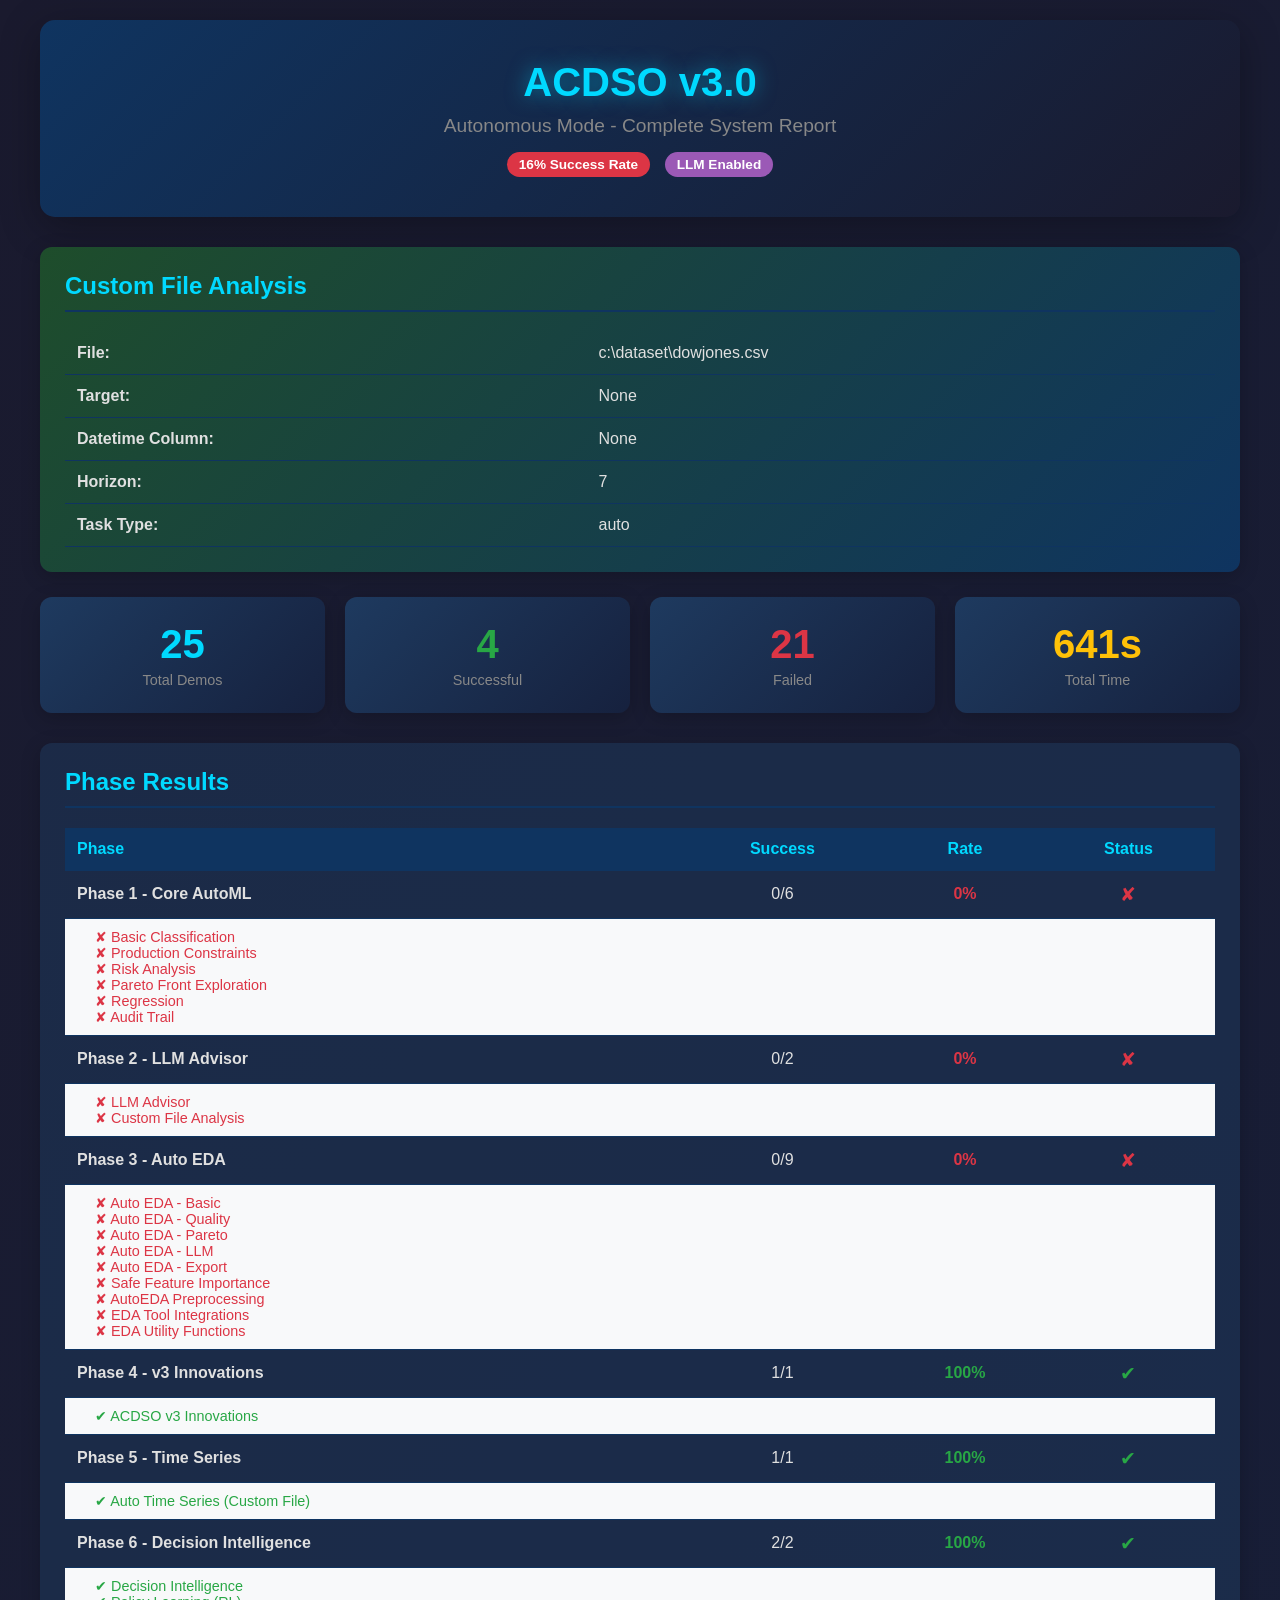
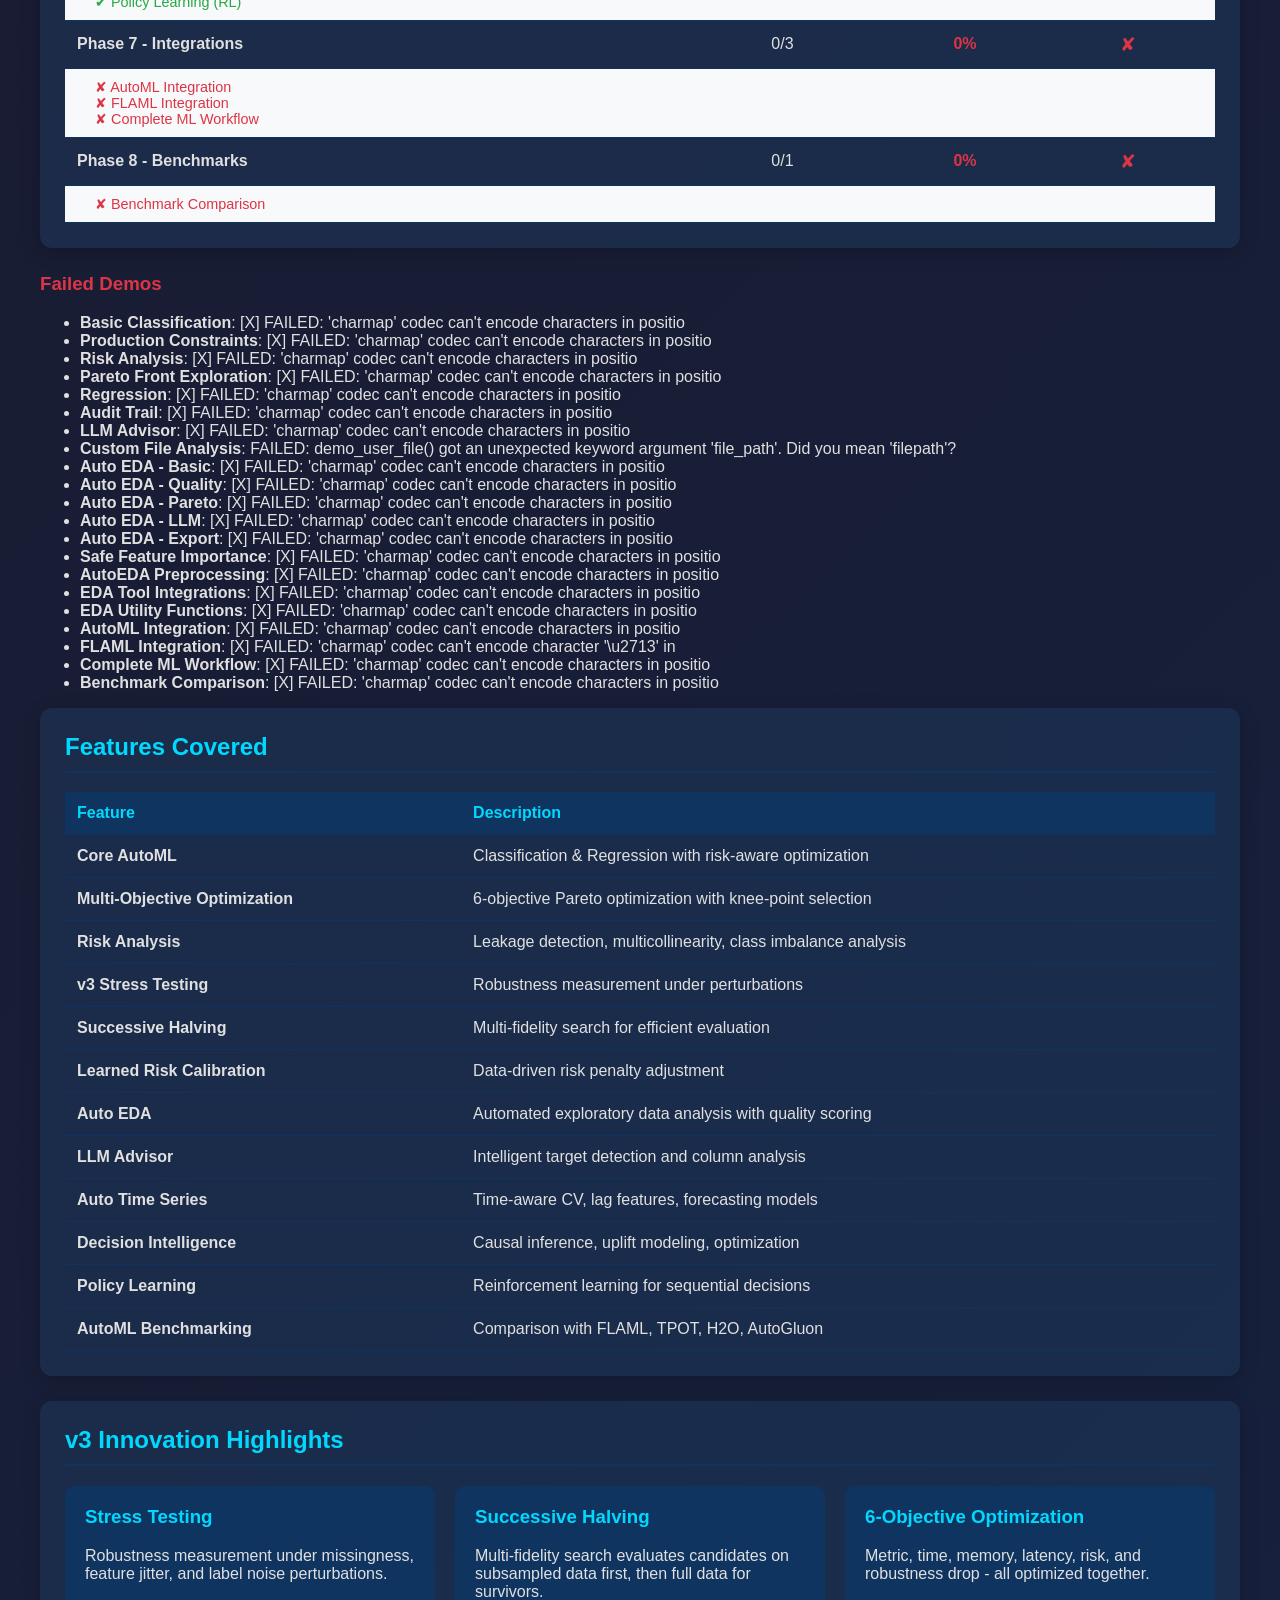
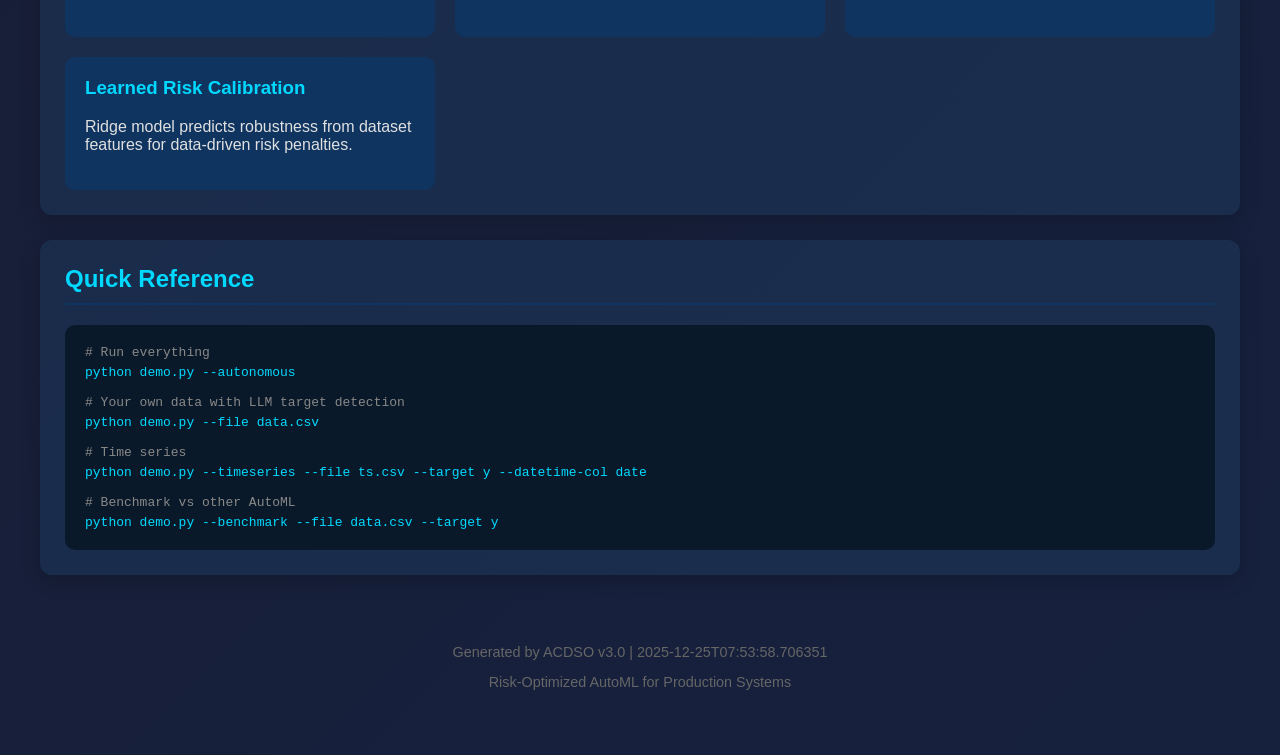
<file: reports/acdso_autonomous_report_2025-12-25_07-53-58.html>
<!doctype html>
<html lang="en">
  <head>
    <style>
      html {
        display: none;
      }
    </style>
    <script>
      if (self === top) {
        document.documentElement.style.display = "block";
      } else {
        top.location = self.location;
      }
    </script>
    <meta charset="UTF-8" />
    <meta name="viewport" content="width=device-width, initial-scale=1.0" />
    <title>ACDSO v3.0 Autonomous Report</title>
    <style>
      * {
        box-sizing: border-box;
      }
      body {
        font-family: "Segoe UI", Tahoma, Geneva, Verdana, sans-serif;
        background: linear-gradient(135deg, #1a1a2e 0%, #16213e 100%);
        color: #e0e0e0;
        margin: 0;
        padding: 20px;
        min-height: 100vh;
      }
      .container {
        max-width: 1200px;
        margin: 0 auto;
      }
      .header {
        text-align: center;
        padding: 40px 20px;
        background: linear-gradient(135deg, #0f3460 0%, #1a1a2e 100%);
        border-radius: 15px;
        margin-bottom: 30px;
        box-shadow: 0 10px 40px rgba(0, 0, 0, 0.3);
      }
      .header h1 {
        font-size: 2.5em;
        margin: 0;
        color: #00d9ff;
        text-shadow: 0 0 20px rgba(0, 217, 255, 0.5);
      }
      .header .subtitle {
        font-size: 1.2em;
        color: #888;
        margin-top: 10px;
      }
      .summary-cards {
        display: grid;
        grid-template-columns: repeat(auto-fit, minmax(200px, 1fr));
        gap: 20px;
        margin-bottom: 30px;
      }
      .card {
        background: linear-gradient(135deg, #1e3a5f 0%, #16213e 100%);
        border-radius: 12px;
        padding: 25px;
        text-align: center;
        box-shadow: 0 5px 20px rgba(0, 0, 0, 0.2);
      }
      .card .value {
        font-size: 2.5em;
        font-weight: bold;
        color: #00d9ff;
      }
      .card .label {
        font-size: 0.9em;
        color: #888;
        margin-top: 5px;
      }
      .card.success .value {
        color: #28a745;
      }
      .card.failed .value {
        color: #dc3545;
      }
      .card.rate .value {
        color: #ffc107;
      }
      .section {
        background: rgba(30, 58, 95, 0.5);
        border-radius: 12px;
        padding: 25px;
        margin-bottom: 25px;
        box-shadow: 0 5px 20px rgba(0, 0, 0, 0.2);
      }
      .section h2 {
        color: #00d9ff;
        border-bottom: 2px solid #0f3460;
        padding-bottom: 10px;
        margin-top: 0;
      }
      table {
        width: 100%;
        border-collapse: collapse;
        margin-top: 15px;
      }
      th,
      td {
        padding: 12px;
        text-align: left;
        border-bottom: 1px solid #0f3460;
      }
      th {
        background: #0f3460;
        color: #00d9ff;
      }
      tr:hover {
        background: rgba(0, 217, 255, 0.05);
      }
      .footer {
        text-align: center;
        padding: 30px;
        color: #666;
        font-size: 0.9em;
      }
      .badge {
        display: inline-block;
        padding: 5px 12px;
        border-radius: 20px;
        font-size: 0.85em;
        font-weight: bold;
      }
      .badge-success {
        background: #28a745;
        color: white;
      }
      .badge-failed {
        background: #dc3545;
        color: white;
      }
      .badge-llm {
        background: #9b59b6;
        color: white;
      }
    </style>
  </head>
  <body>
    <div class="container">
      <div class="header">
        <h1>ACDSO v3.0</h1>
        <div class="subtitle">Autonomous Mode - Complete System Report</div>
        <div style="margin-top: 15px">
          <span class="badge badge-failed"> 16% Success Rate </span>
          <span class="badge badge-llm" style="margin-left: 10px"
            >LLM Enabled</span
          >
        </div>
      </div>

      <div
        class="section"
        style="background: linear-gradient(135deg, #1e4d2b 0%, #0f3460 100%)"
      >
        <h2>Custom File Analysis</h2>
        <table>
          <tr>
            <td><strong>File:</strong></td>
            <td>c:\dataset\dowjones.csv</td>
          </tr>
          <tr>
            <td><strong>Target:</strong></td>
            <td>None</td>
          </tr>
          <tr>
            <td><strong>Datetime Column:</strong></td>
            <td>None</td>
          </tr>
          <tr>
            <td><strong>Horizon:</strong></td>
            <td>7</td>
          </tr>
          <tr>
            <td><strong>Task Type:</strong></td>
            <td>auto</td>
          </tr>
        </table>
      </div>

      <div class="summary-cards">
        <div class="card">
          <div class="value">25</div>
          <div class="label">Total Demos</div>
        </div>
        <div class="card success">
          <div class="value">4</div>
          <div class="label">Successful</div>
        </div>
        <div class="card failed">
          <div class="value">21</div>
          <div class="label">Failed</div>
        </div>
        <div class="card rate">
          <div class="value">641s</div>
          <div class="label">Total Time</div>
        </div>
      </div>

      <div class="section">
        <h2>Phase Results</h2>
        <table>
          <thead>
            <tr>
              <th>Phase</th>
              <th style="text-align: center">Success</th>
              <th style="text-align: center">Rate</th>
              <th style="text-align: center">Status</th>
            </tr>
          </thead>
          <tbody>
            <tr>
              <td style="font-weight: bold">Phase 1 - Core AutoML</td>
              <td style="text-align: center">0/6</td>
              <td style="text-align: center; color: #dc3545; font-weight: bold">
                0%
              </td>
              <td style="text-align: center; color: #dc3545; font-size: 1.2em">
                &#10008;
              </td>
            </tr>
            <tr>
              <td
                colspan="4"
                style="padding: 10px; background: #f8f9fa; font-size: 0.9em"
              >
                <div style="margin-left: 20px; color: #dc3545">
                  &#10008; Basic Classification
                </div>
                <div style="margin-left: 20px; color: #dc3545">
                  &#10008; Production Constraints
                </div>
                <div style="margin-left: 20px; color: #dc3545">
                  &#10008; Risk Analysis
                </div>
                <div style="margin-left: 20px; color: #dc3545">
                  &#10008; Pareto Front Exploration
                </div>
                <div style="margin-left: 20px; color: #dc3545">
                  &#10008; Regression
                </div>
                <div style="margin-left: 20px; color: #dc3545">
                  &#10008; Audit Trail
                </div>
              </td>
            </tr>

            <tr>
              <td style="font-weight: bold">Phase 2 - LLM Advisor</td>
              <td style="text-align: center">0/2</td>
              <td style="text-align: center; color: #dc3545; font-weight: bold">
                0%
              </td>
              <td style="text-align: center; color: #dc3545; font-size: 1.2em">
                &#10008;
              </td>
            </tr>
            <tr>
              <td
                colspan="4"
                style="padding: 10px; background: #f8f9fa; font-size: 0.9em"
              >
                <div style="margin-left: 20px; color: #dc3545">
                  &#10008; LLM Advisor
                </div>
                <div style="margin-left: 20px; color: #dc3545">
                  &#10008; Custom File Analysis
                </div>
              </td>
            </tr>

            <tr>
              <td style="font-weight: bold">Phase 3 - Auto EDA</td>
              <td style="text-align: center">0/9</td>
              <td style="text-align: center; color: #dc3545; font-weight: bold">
                0%
              </td>
              <td style="text-align: center; color: #dc3545; font-size: 1.2em">
                &#10008;
              </td>
            </tr>
            <tr>
              <td
                colspan="4"
                style="padding: 10px; background: #f8f9fa; font-size: 0.9em"
              >
                <div style="margin-left: 20px; color: #dc3545">
                  &#10008; Auto EDA - Basic
                </div>
                <div style="margin-left: 20px; color: #dc3545">
                  &#10008; Auto EDA - Quality
                </div>
                <div style="margin-left: 20px; color: #dc3545">
                  &#10008; Auto EDA - Pareto
                </div>
                <div style="margin-left: 20px; color: #dc3545">
                  &#10008; Auto EDA - LLM
                </div>
                <div style="margin-left: 20px; color: #dc3545">
                  &#10008; Auto EDA - Export
                </div>
                <div style="margin-left: 20px; color: #dc3545">
                  &#10008; Safe Feature Importance
                </div>
                <div style="margin-left: 20px; color: #dc3545">
                  &#10008; AutoEDA Preprocessing
                </div>
                <div style="margin-left: 20px; color: #dc3545">
                  &#10008; EDA Tool Integrations
                </div>
                <div style="margin-left: 20px; color: #dc3545">
                  &#10008; EDA Utility Functions
                </div>
              </td>
            </tr>

            <tr>
              <td style="font-weight: bold">Phase 4 - v3 Innovations</td>
              <td style="text-align: center">1/1</td>
              <td style="text-align: center; color: #28a745; font-weight: bold">
                100%
              </td>
              <td style="text-align: center; color: #28a745; font-size: 1.2em">
                &#10004;
              </td>
            </tr>
            <tr>
              <td
                colspan="4"
                style="padding: 10px; background: #f8f9fa; font-size: 0.9em"
              >
                <div style="margin-left: 20px; color: #28a745">
                  &#10004; ACDSO v3 Innovations
                </div>
              </td>
            </tr>

            <tr>
              <td style="font-weight: bold">Phase 5 - Time Series</td>
              <td style="text-align: center">1/1</td>
              <td style="text-align: center; color: #28a745; font-weight: bold">
                100%
              </td>
              <td style="text-align: center; color: #28a745; font-size: 1.2em">
                &#10004;
              </td>
            </tr>
            <tr>
              <td
                colspan="4"
                style="padding: 10px; background: #f8f9fa; font-size: 0.9em"
              >
                <div style="margin-left: 20px; color: #28a745">
                  &#10004; Auto Time Series (Custom File)
                </div>
              </td>
            </tr>

            <tr>
              <td style="font-weight: bold">Phase 6 - Decision Intelligence</td>
              <td style="text-align: center">2/2</td>
              <td style="text-align: center; color: #28a745; font-weight: bold">
                100%
              </td>
              <td style="text-align: center; color: #28a745; font-size: 1.2em">
                &#10004;
              </td>
            </tr>
            <tr>
              <td
                colspan="4"
                style="padding: 10px; background: #f8f9fa; font-size: 0.9em"
              >
                <div style="margin-left: 20px; color: #28a745">
                  &#10004; Decision Intelligence
                </div>
                <div style="margin-left: 20px; color: #28a745">
                  &#10004; Policy Learning (RL)
                </div>
              </td>
            </tr>

            <tr>
              <td style="font-weight: bold">Phase 7 - Integrations</td>
              <td style="text-align: center">0/3</td>
              <td style="text-align: center; color: #dc3545; font-weight: bold">
                0%
              </td>
              <td style="text-align: center; color: #dc3545; font-size: 1.2em">
                &#10008;
              </td>
            </tr>
            <tr>
              <td
                colspan="4"
                style="padding: 10px; background: #f8f9fa; font-size: 0.9em"
              >
                <div style="margin-left: 20px; color: #dc3545">
                  &#10008; AutoML Integration
                </div>
                <div style="margin-left: 20px; color: #dc3545">
                  &#10008; FLAML Integration
                </div>
                <div style="margin-left: 20px; color: #dc3545">
                  &#10008; Complete ML Workflow
                </div>
              </td>
            </tr>

            <tr>
              <td style="font-weight: bold">Phase 8 - Benchmarks</td>
              <td style="text-align: center">0/1</td>
              <td style="text-align: center; color: #dc3545; font-weight: bold">
                0%
              </td>
              <td style="text-align: center; color: #dc3545; font-size: 1.2em">
                &#10008;
              </td>
            </tr>
            <tr>
              <td
                colspan="4"
                style="padding: 10px; background: #f8f9fa; font-size: 0.9em"
              >
                <div style="margin-left: 20px; color: #dc3545">
                  &#10008; Benchmark Comparison
                </div>
              </td>
            </tr>
          </tbody>
        </table>
      </div>

      <h3 style="color: #dc3545">Failed Demos</h3>
      <ul>
        <li>
          <strong>Basic Classification</strong>: [X] FAILED: 'charmap' codec
          can't encode characters in positio
        </li>
        <li>
          <strong>Production Constraints</strong>: [X] FAILED: 'charmap' codec
          can't encode characters in positio
        </li>
        <li>
          <strong>Risk Analysis</strong>: [X] FAILED: 'charmap' codec can't
          encode characters in positio
        </li>
        <li>
          <strong>Pareto Front Exploration</strong>: [X] FAILED: 'charmap' codec
          can't encode characters in positio
        </li>
        <li>
          <strong>Regression</strong>: [X] FAILED: 'charmap' codec can't encode
          characters in positio
        </li>
        <li>
          <strong>Audit Trail</strong>: [X] FAILED: 'charmap' codec can't encode
          characters in positio
        </li>
        <li>
          <strong>LLM Advisor</strong>: [X] FAILED: 'charmap' codec can't encode
          characters in positio
        </li>
        <li>
          <strong>Custom File Analysis</strong>: FAILED: demo_user_file() got an
          unexpected keyword argument 'file_path'. Did you mean 'filepath'?
        </li>
        <li>
          <strong>Auto EDA - Basic</strong>: [X] FAILED: 'charmap' codec can't
          encode characters in positio
        </li>
        <li>
          <strong>Auto EDA - Quality</strong>: [X] FAILED: 'charmap' codec can't
          encode characters in positio
        </li>
        <li>
          <strong>Auto EDA - Pareto</strong>: [X] FAILED: 'charmap' codec can't
          encode characters in positio
        </li>
        <li>
          <strong>Auto EDA - LLM</strong>: [X] FAILED: 'charmap' codec can't
          encode characters in positio
        </li>
        <li>
          <strong>Auto EDA - Export</strong>: [X] FAILED: 'charmap' codec can't
          encode characters in positio
        </li>
        <li>
          <strong>Safe Feature Importance</strong>: [X] FAILED: 'charmap' codec
          can't encode characters in positio
        </li>
        <li>
          <strong>AutoEDA Preprocessing</strong>: [X] FAILED: 'charmap' codec
          can't encode characters in positio
        </li>
        <li>
          <strong>EDA Tool Integrations</strong>: [X] FAILED: 'charmap' codec
          can't encode characters in positio
        </li>
        <li>
          <strong>EDA Utility Functions</strong>: [X] FAILED: 'charmap' codec
          can't encode characters in positio
        </li>
        <li>
          <strong>AutoML Integration</strong>: [X] FAILED: 'charmap' codec can't
          encode characters in positio
        </li>
        <li>
          <strong>FLAML Integration</strong>: [X] FAILED: 'charmap' codec can't
          encode character '\u2713' in
        </li>
        <li>
          <strong>Complete ML Workflow</strong>: [X] FAILED: 'charmap' codec
          can't encode characters in positio
        </li>
        <li>
          <strong>Benchmark Comparison</strong>: [X] FAILED: 'charmap' codec
          can't encode characters in positio
        </li>
      </ul>

      <div class="section">
        <h2>Features Covered</h2>
        <table>
          <thead>
            <tr>
              <th>Feature</th>
              <th>Description</th>
            </tr>
          </thead>
          <tbody>
            <tr>
              <td style="font-weight: bold">Core AutoML</td>
              <td>Classification & Regression with risk-aware optimization</td>
            </tr>

            <tr>
              <td style="font-weight: bold">Multi-Objective Optimization</td>
              <td>6-objective Pareto optimization with knee-point selection</td>
            </tr>

            <tr>
              <td style="font-weight: bold">Risk Analysis</td>
              <td>
                Leakage detection, multicollinearity, class imbalance analysis
              </td>
            </tr>

            <tr>
              <td style="font-weight: bold">v3 Stress Testing</td>
              <td>Robustness measurement under perturbations</td>
            </tr>

            <tr>
              <td style="font-weight: bold">Successive Halving</td>
              <td>Multi-fidelity search for efficient evaluation</td>
            </tr>

            <tr>
              <td style="font-weight: bold">Learned Risk Calibration</td>
              <td>Data-driven risk penalty adjustment</td>
            </tr>

            <tr>
              <td style="font-weight: bold">Auto EDA</td>
              <td>Automated exploratory data analysis with quality scoring</td>
            </tr>

            <tr>
              <td style="font-weight: bold">LLM Advisor</td>
              <td>Intelligent target detection and column analysis</td>
            </tr>

            <tr>
              <td style="font-weight: bold">Auto Time Series</td>
              <td>Time-aware CV, lag features, forecasting models</td>
            </tr>

            <tr>
              <td style="font-weight: bold">Decision Intelligence</td>
              <td>Causal inference, uplift modeling, optimization</td>
            </tr>

            <tr>
              <td style="font-weight: bold">Policy Learning</td>
              <td>Reinforcement learning for sequential decisions</td>
            </tr>

            <tr>
              <td style="font-weight: bold">AutoML Benchmarking</td>
              <td>Comparison with FLAML, TPOT, H2O, AutoGluon</td>
            </tr>
          </tbody>
        </table>
      </div>

      <div class="section">
        <h2>v3 Innovation Highlights</h2>
        <div
          style="
            display: grid;
            grid-template-columns: repeat(auto-fit, minmax(300px, 1fr));
            gap: 20px;
            margin-top: 15px;
          "
        >
          <div style="background: #0f3460; padding: 20px; border-radius: 10px">
            <h3 style="color: #00d9ff; margin-top: 0">Stress Testing</h3>
            <p>
              Robustness measurement under missingness, feature jitter, and
              label noise perturbations.
            </p>
          </div>
          <div style="background: #0f3460; padding: 20px; border-radius: 10px">
            <h3 style="color: #00d9ff; margin-top: 0">Successive Halving</h3>
            <p>
              Multi-fidelity search evaluates candidates on subsampled data
              first, then full data for survivors.
            </p>
          </div>
          <div style="background: #0f3460; padding: 20px; border-radius: 10px">
            <h3 style="color: #00d9ff; margin-top: 0">
              6-Objective Optimization
            </h3>
            <p>
              Metric, time, memory, latency, risk, and robustness drop - all
              optimized together.
            </p>
          </div>
          <div style="background: #0f3460; padding: 20px; border-radius: 10px">
            <h3 style="color: #00d9ff; margin-top: 0">
              Learned Risk Calibration
            </h3>
            <p>
              Ridge model predicts robustness from dataset features for
              data-driven risk penalties.
            </p>
          </div>
        </div>
      </div>

      <div class="section">
        <h2>Quick Reference</h2>
        <div
          style="
            background: #0a1929;
            padding: 20px;
            border-radius: 10px;
            font-family: monospace;
          "
        >
          <div style="color: #888; margin-bottom: 5px"># Run everything</div>
          <div style="color: #00d9ff">python demo.py --autonomous</div>
          <br />
          <div style="color: #888; margin-bottom: 5px">
            # Your own data with LLM target detection
          </div>
          <div style="color: #00d9ff">python demo.py --file data.csv</div>
          <br />
          <div style="color: #888; margin-bottom: 5px"># Time series</div>
          <div style="color: #00d9ff">
            python demo.py --timeseries --file ts.csv --target y --datetime-col
            date
          </div>
          <br />
          <div style="color: #888; margin-bottom: 5px">
            # Benchmark vs other AutoML
          </div>
          <div style="color: #00d9ff">
            python demo.py --benchmark --file data.csv --target y
          </div>
        </div>
      </div>

      <div class="footer">
        <p>Generated by ACDSO v3.0 | 2025-12-25T07:53:58.706351</p>
        <p>Risk-Optimized AutoML for Production Systems</p>
      </div>
    </div>
  </body>
</html>
</file>
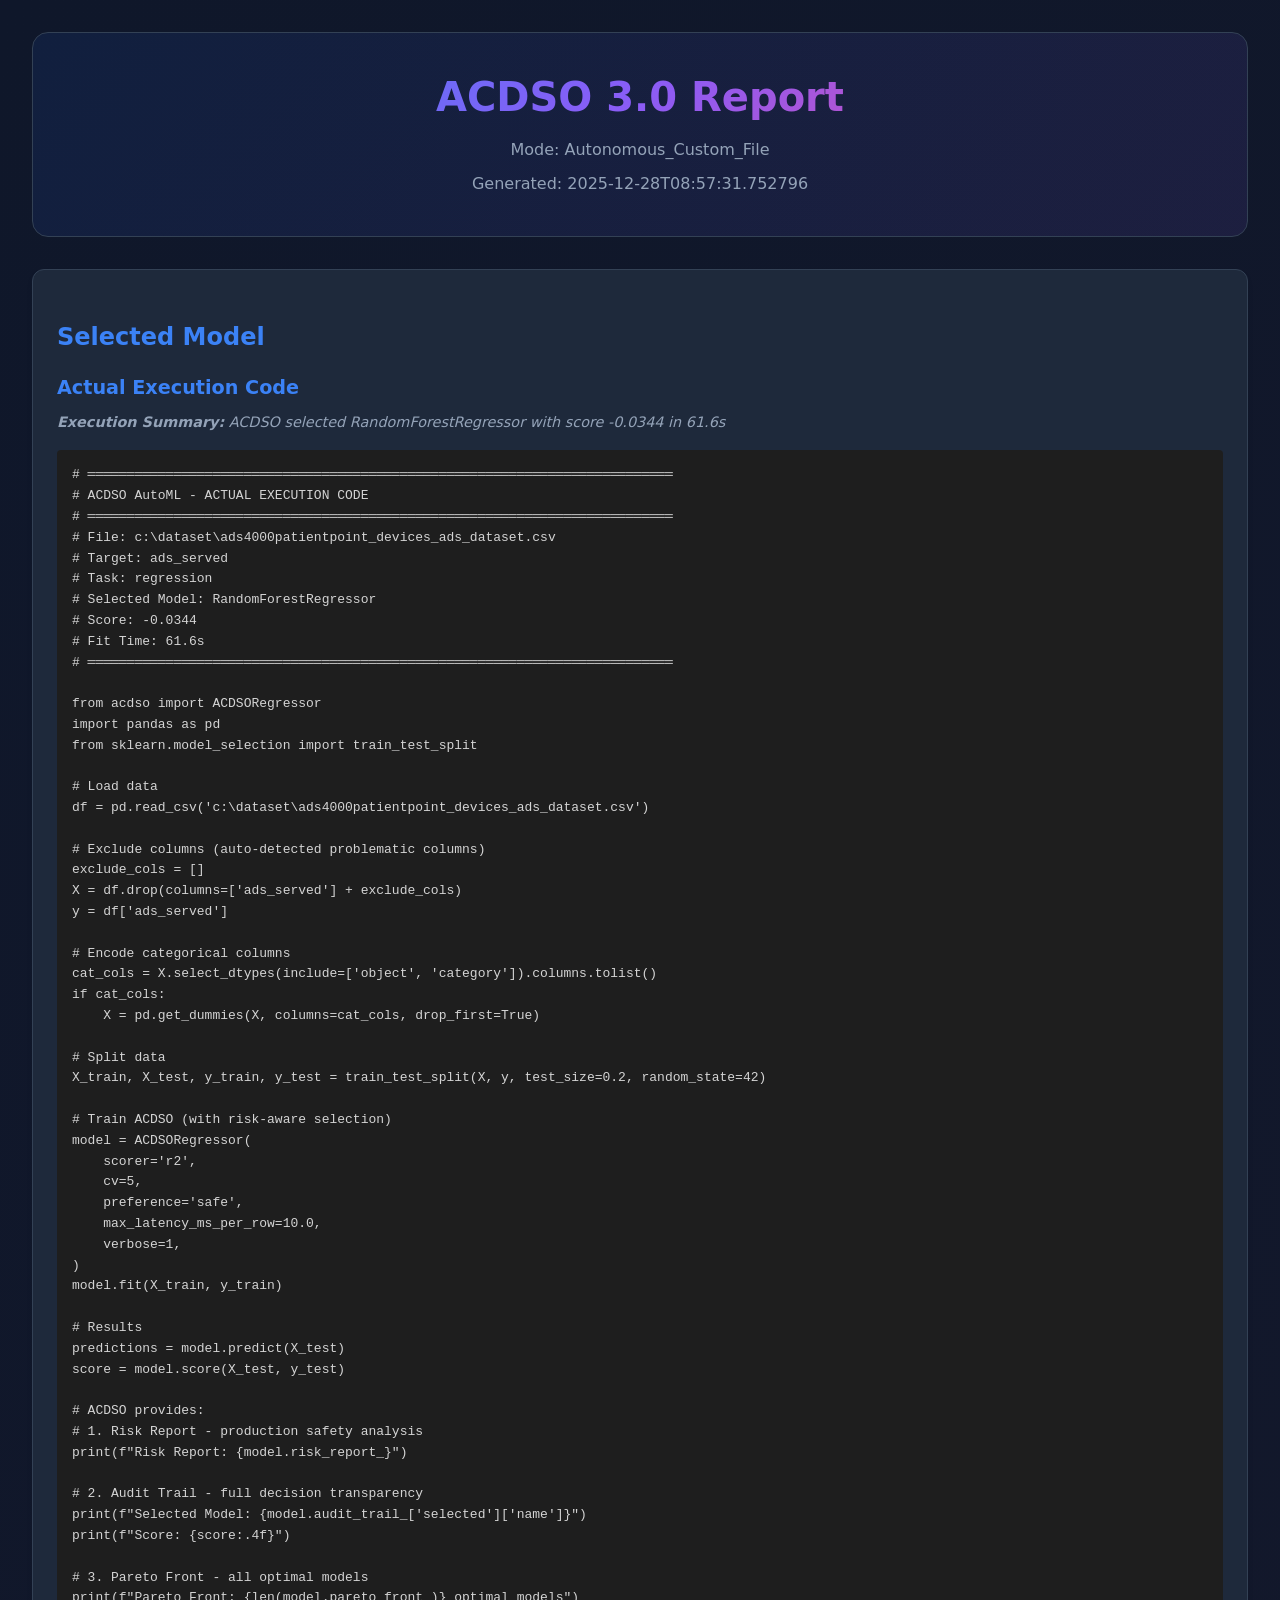
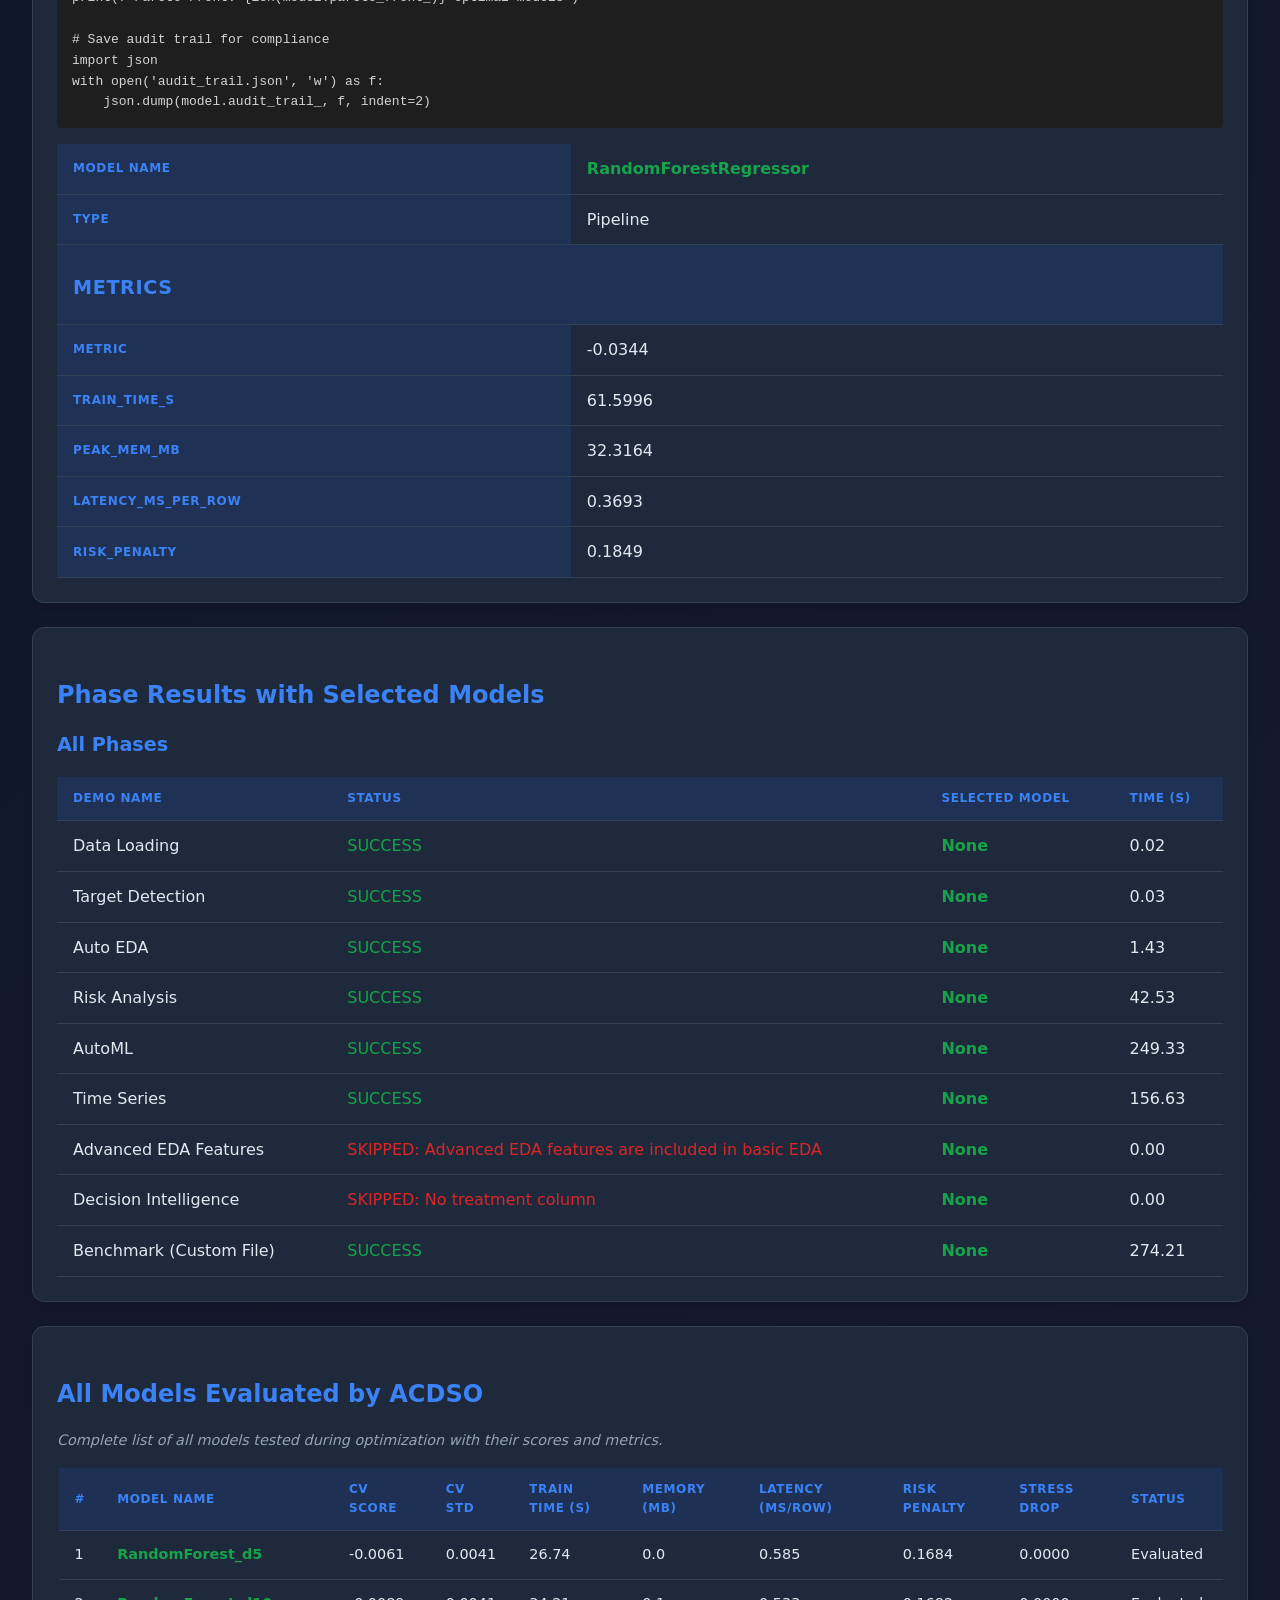
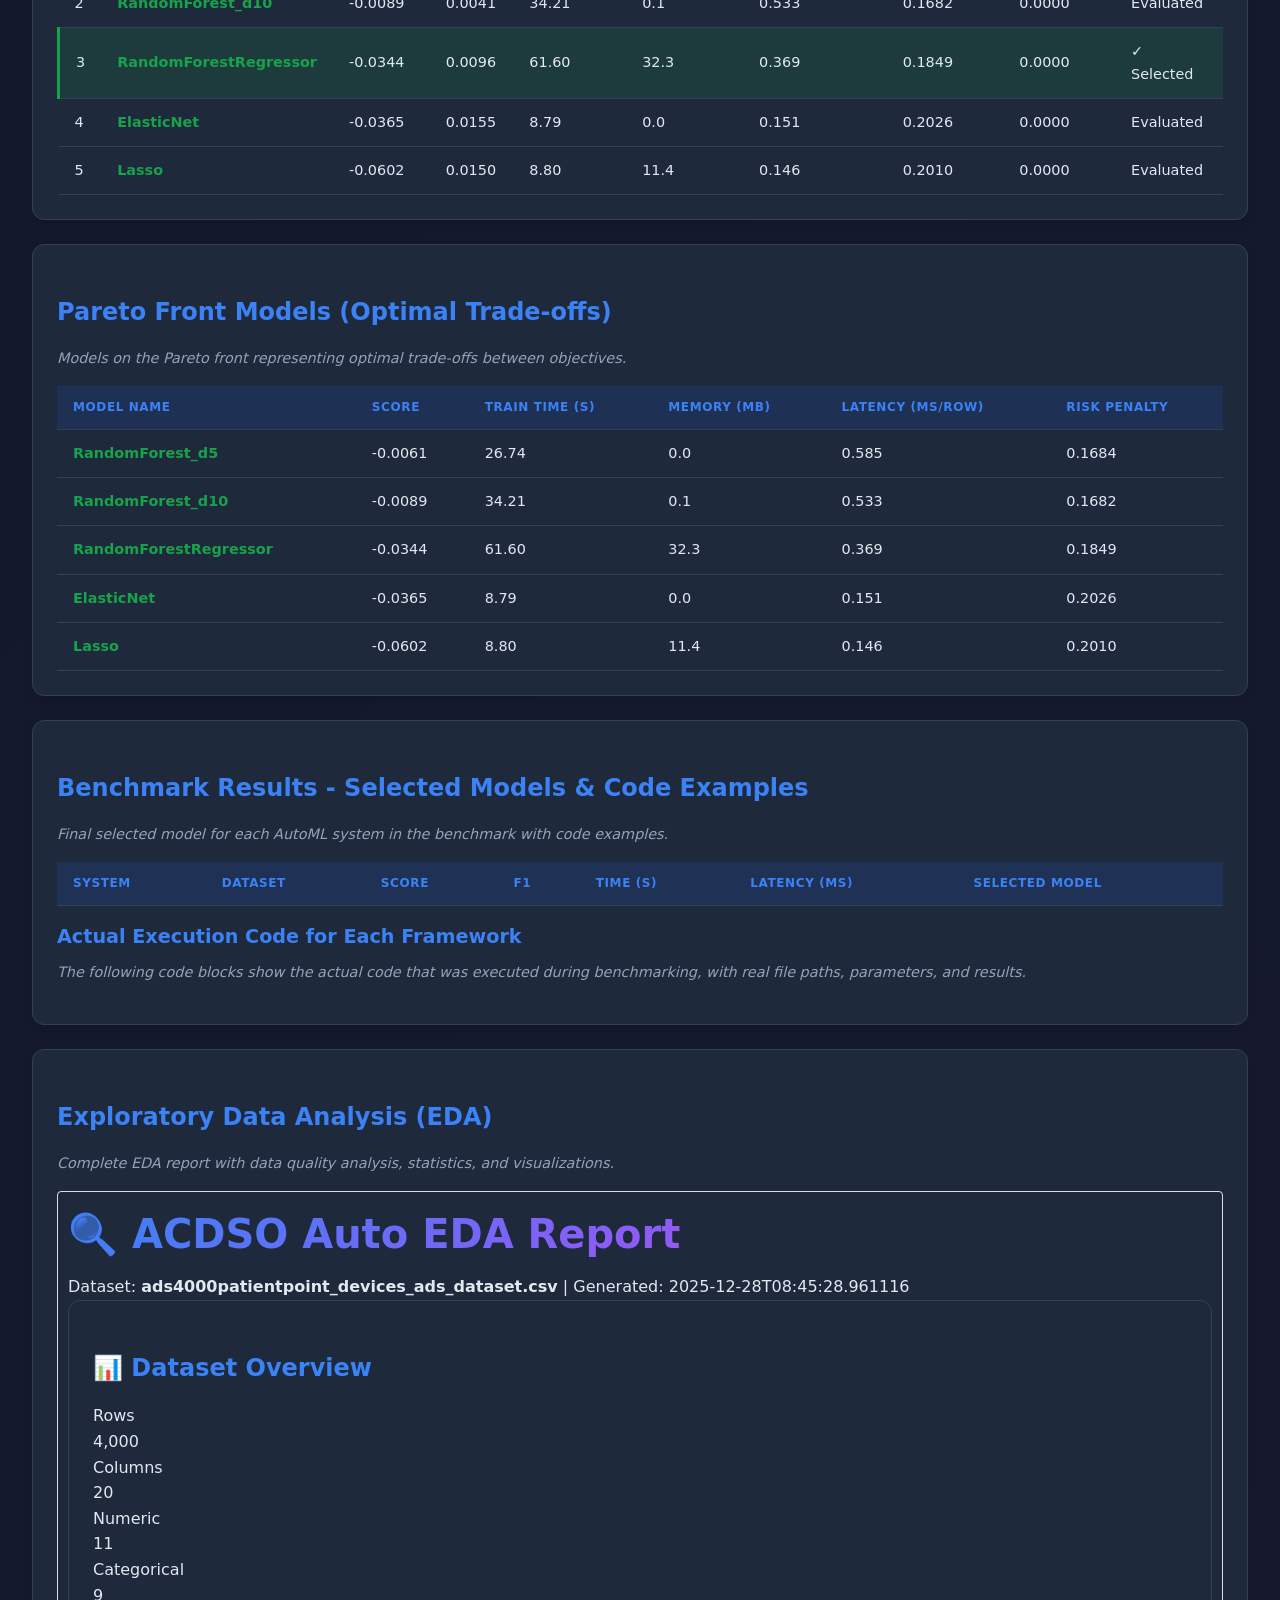
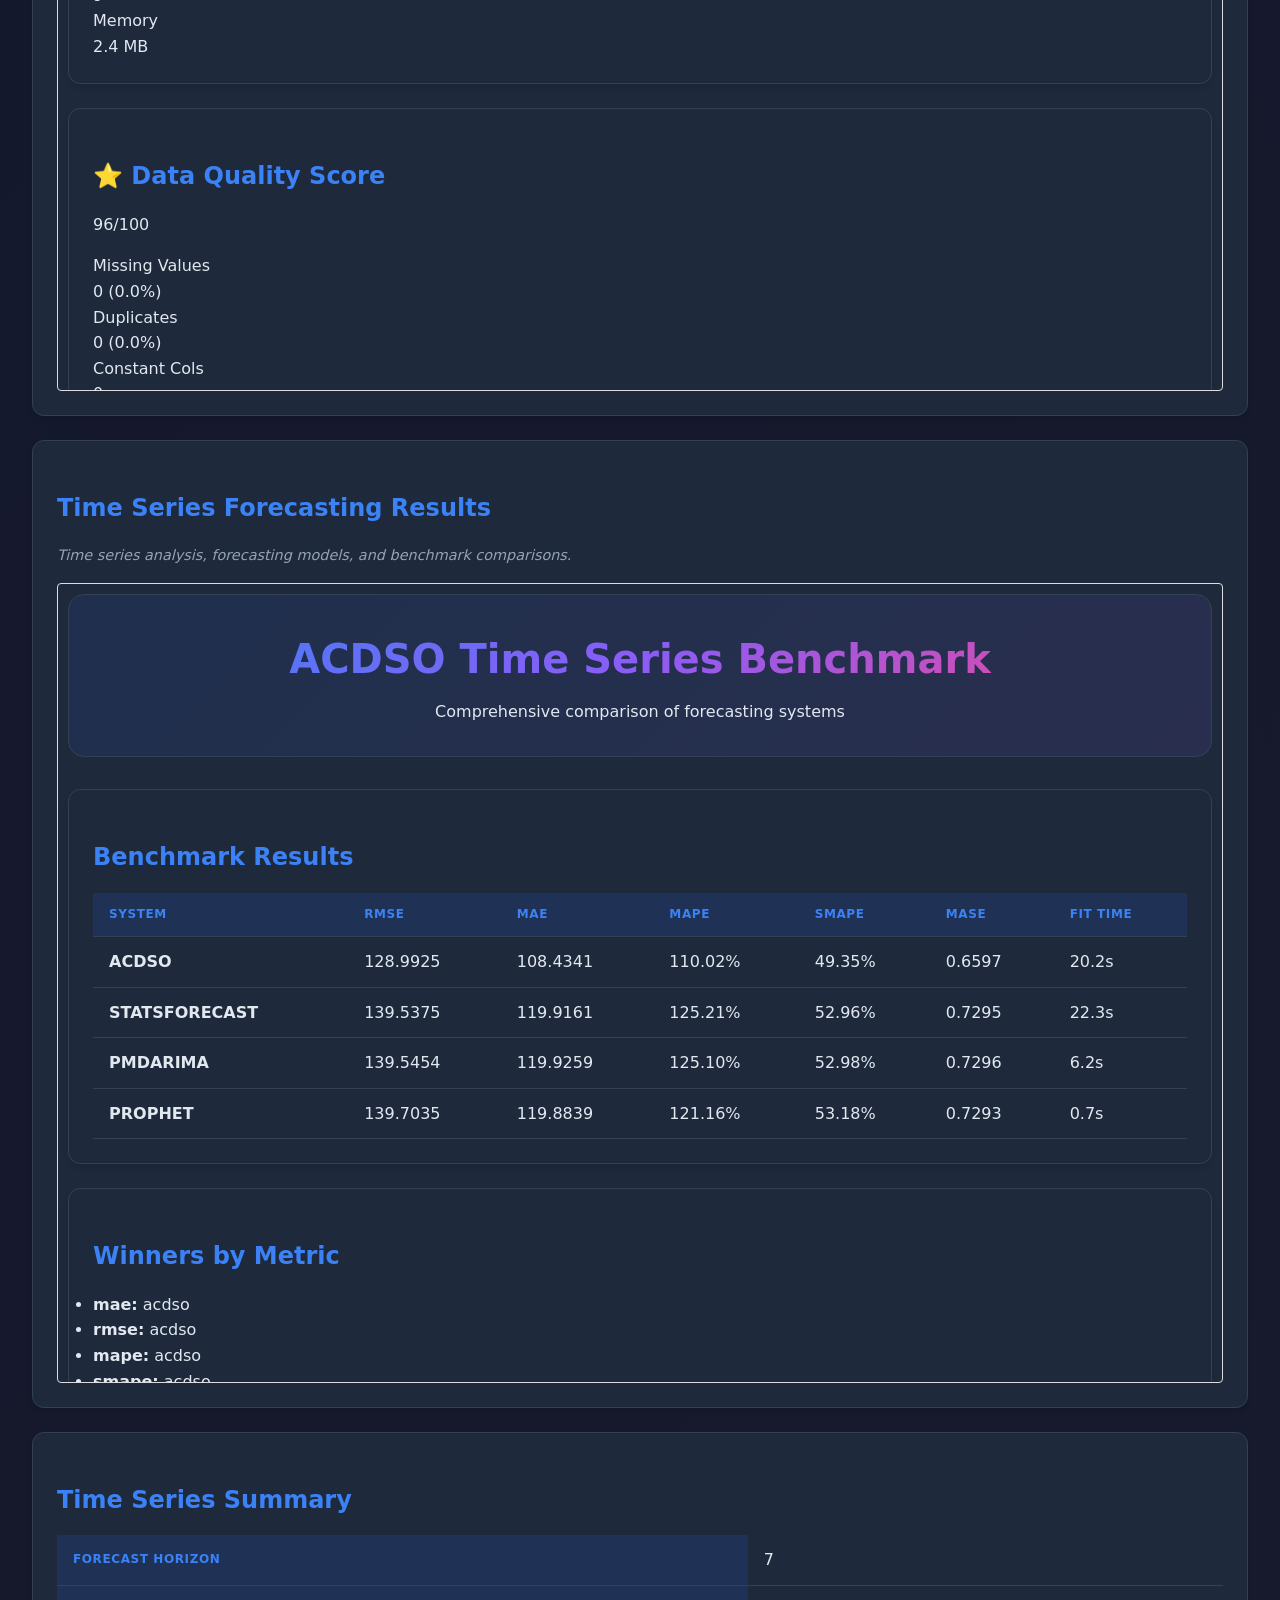
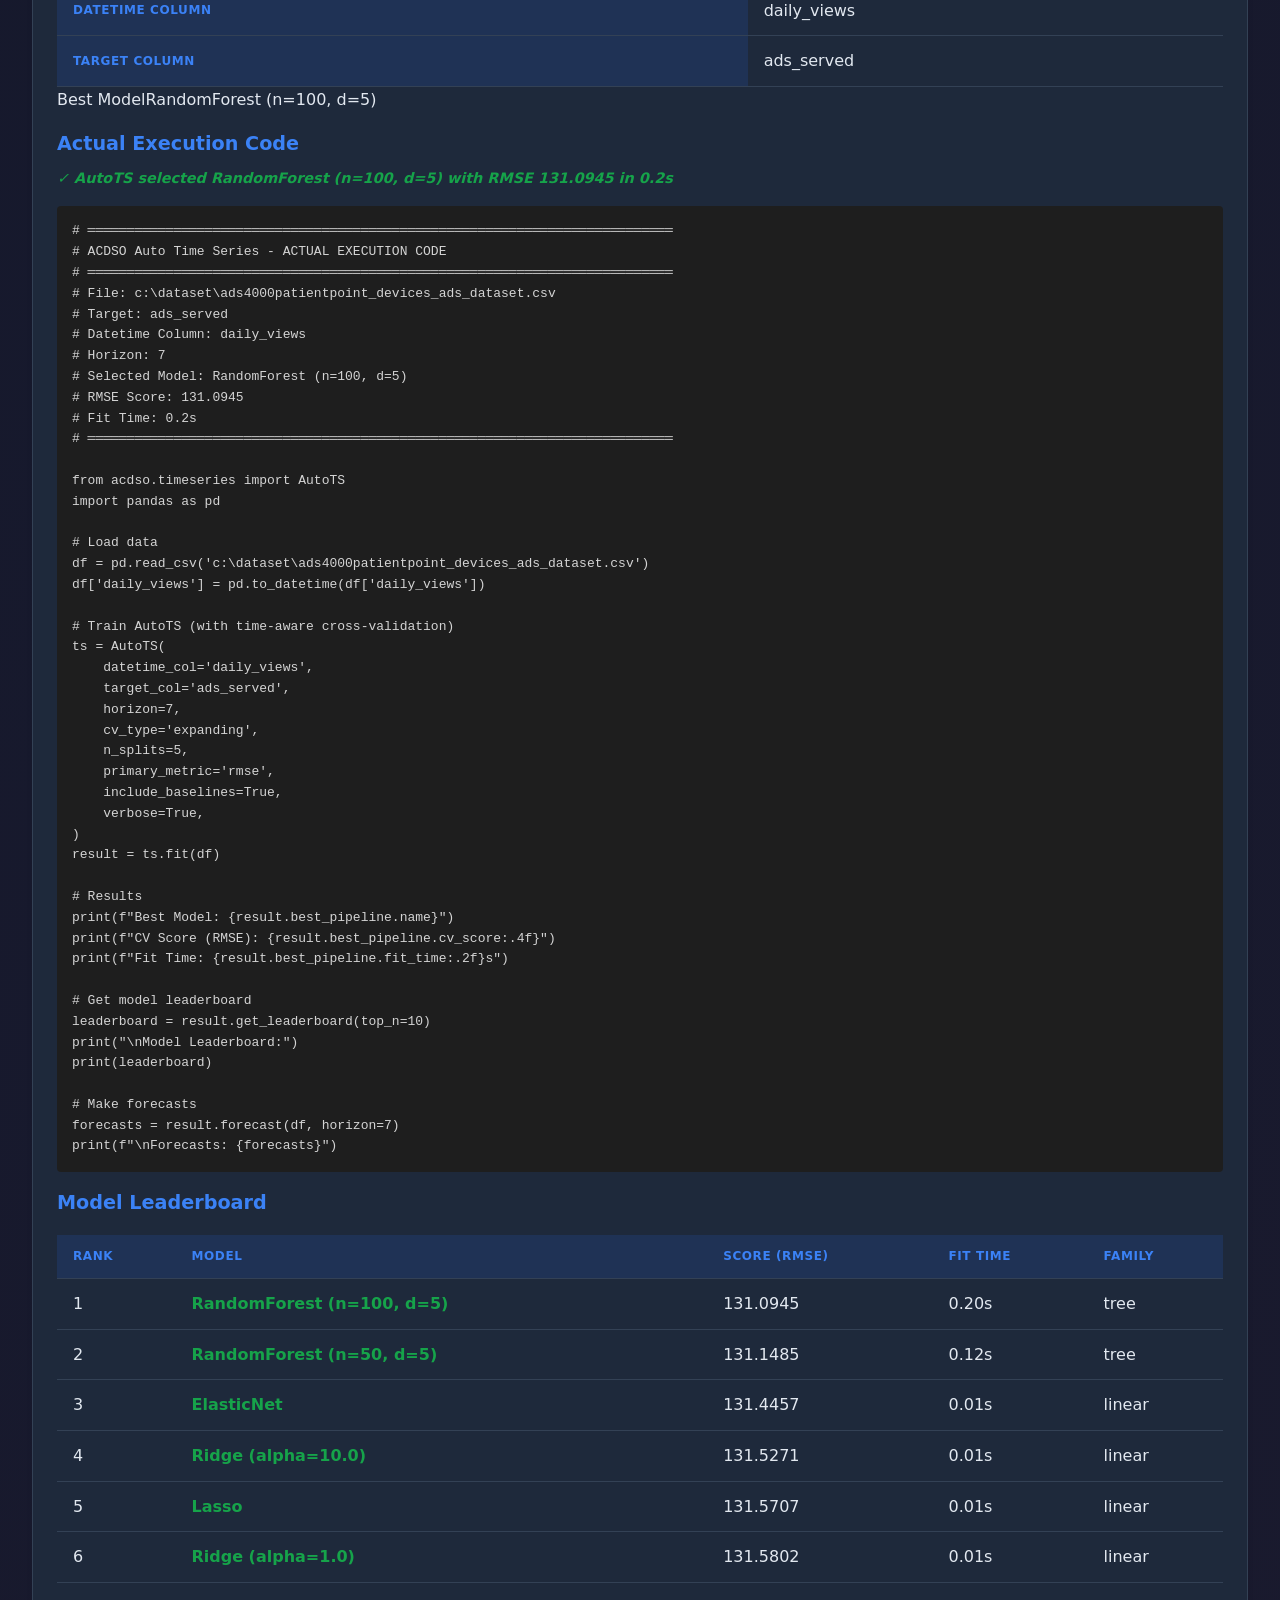
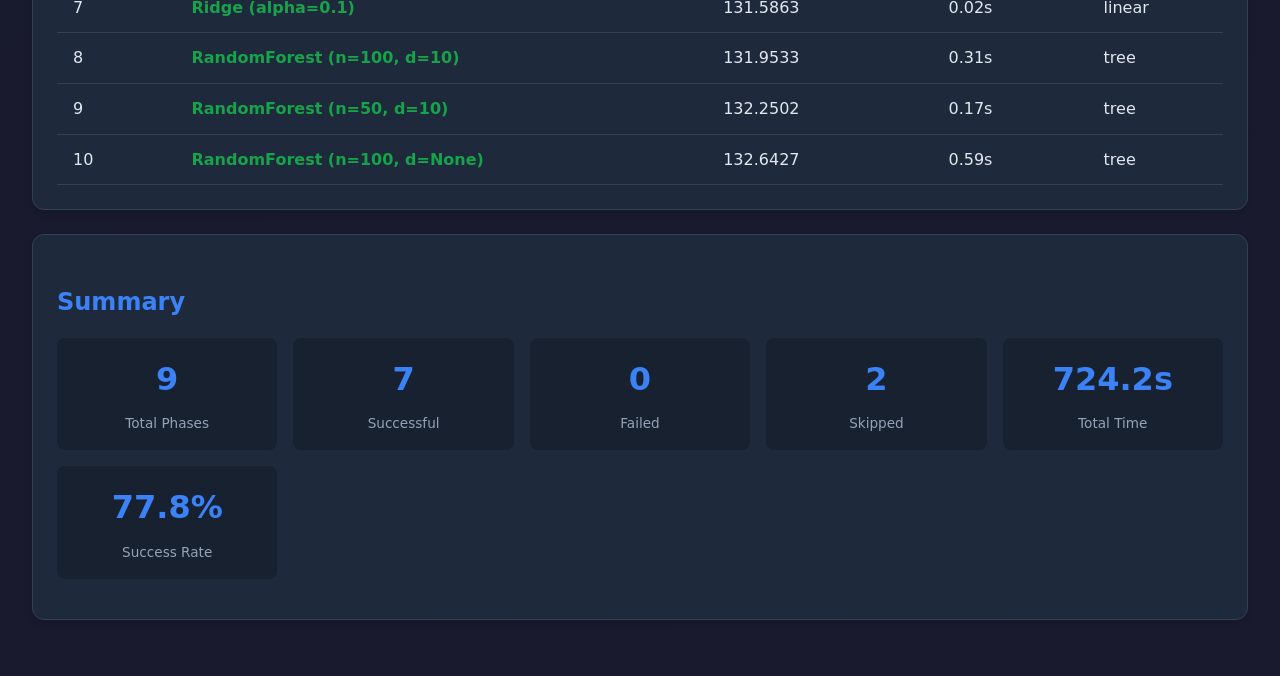
<file: reports/autonomous_ads4000patientpoint_devices_ads_dataset_ads_served_report.html>
<!DOCTYPE html>
<html lang="en">
<head>
    <style id="antiClickjack">body{display:none !important;}</style>
    <script type="text/javascript">
        if (self === top) {
            var antiClickjack = document.getElementById("antiClickjack");
            antiClickjack.parentNode.removeChild(antiClickjack);
        } else {
            top.location = self.location;
        }
    </script>
    <meta charset="UTF-8">
    <meta name="viewport" content="width=device-width, initial-scale=1.0">
    <title>ACDSO 3.0 Report - Autonomous_Custom_File</title>
    <style>
        :root {
            --primary: #2563eb;
            --primary-light: #3b82f6;
            --success: #16a34a;
            --warning: #d97706;
            --danger: #dc2626;
            --info: #0891b2;
            --bg: #0f172a;
            --bg-card: #1e293b;
            --bg-highlight: #334155;
            --text: #e2e8f0;
            --text-muted: #94a3b8;
            --border: #334155;
        }
        * { box-sizing: border-box; margin: 0; padding: 0; }
        body {
            font-family: 'Segoe UI', system-ui, -apple-system, sans-serif;
            background: linear-gradient(135deg, var(--bg) 0%, #1a1a2e 100%);
            color: var(--text);
            line-height: 1.6;
            padding: 2rem;
            min-height: 100vh;
        }
        .container { max-width: 1400px; margin: 0 auto; }
        
        /* Header */
        .header {
            text-align: center;
            margin-bottom: 2rem;
            padding: 2rem;
            background: linear-gradient(135deg, rgba(37, 99, 235, 0.1), rgba(139, 92, 246, 0.1));
            border-radius: 16px;
            border: 1px solid var(--border);
        }
        h1 {
            font-size: 2.5rem;
            background: linear-gradient(135deg, #3b82f6, #8b5cf6, #ec4899);
            -webkit-background-clip: text;
            -webkit-text-fill-color: transparent;
            background-clip: text;
            margin-bottom: 0.5rem;
        }
        h2 { color: var(--primary-light); margin: 1.5rem 0 1rem 0; font-size: 1.5rem; }
        h3 { color: var(--primary-light); margin: 1rem 0 0.5rem 0; font-size: 1.2rem; }
        .subtitle { color: var(--text-muted); margin-bottom: 0.5rem; }
        
        /* Cards */
        .card {
            background: var(--bg-card);
            border-radius: 12px;
            padding: 1.5rem;
            margin-bottom: 1.5rem;
            border: 1px solid var(--border);
            box-shadow: 0 4px 6px -1px rgba(0, 0, 0, 0.1);
        }
        
        /* Tables */
        table {
            width: 100%;
            border-collapse: collapse;
            margin-top: 1rem;
        }
        th, td {
            padding: 0.75rem 1rem;
            text-align: left;
            border-bottom: 1px solid var(--border);
        }
        th {
            background: rgba(37, 99, 235, 0.15);
            font-weight: 600;
            color: var(--primary-light);
            text-transform: uppercase;
            font-size: 0.75rem;
            letter-spacing: 0.05em;
        }
        tr:hover { background: rgba(255, 255, 255, 0.03); }
        .model-name { color: var(--success); font-weight: 600; }
        .success { color: var(--success); }
        .error { color: var(--danger); }
        .selected-model { background: rgba(22, 163, 74, 0.15); border-left: 3px solid var(--success); }
        .selected-model:hover { background: rgba(22, 163, 74, 0.25); }
        .models-table { font-size: 0.9rem; }
        .models-table th { position: sticky; top: 0; z-index: 10; }
        .info-text { color: var(--text-muted); font-size: 0.9rem; margin-bottom: 1rem; font-style: italic; }
        
        /* Code/Console Output */
        .console-output {
            background: #000;
            color: #0f0;
            padding: 1rem;
            border-radius: 8px;
            font-family: 'Courier New', monospace;
            font-size: 0.85rem;
            overflow-x: auto;
            max-height: 500px;
            overflow-y: auto;
            white-space: pre-wrap;
        }
        
        /* Badges */
        .badge {
            display: inline-block;
            padding: 0.25rem 0.75rem;
            border-radius: 9999px;
            font-size: 0.7rem;
            font-weight: 600;
            text-transform: uppercase;
            letter-spacing: 0.05em;
        }
        .badge-success { background: rgba(22, 163, 74, 0.2); color: var(--success); }
        .badge-danger { background: rgba(220, 38, 38, 0.2); color: var(--danger); }
        .badge-info { background: rgba(8, 145, 178, 0.2); color: var(--info); }
        
        /* Summary Grid */
        .summary-grid {
            display: grid;
            grid-template-columns: repeat(auto-fit, minmax(200px, 1fr));
            gap: 1rem;
            margin: 1rem 0;
        }
        .summary-item {
            background: rgba(0,0,0,0.2);
            padding: 1rem;
            border-radius: 8px;
            text-align: center;
        }
        .summary-value {
            font-size: 2rem;
            font-weight: 600;
            color: var(--primary-light);
        }
        .summary-label {
            color: var(--text-muted);
            font-size: 0.85rem;
            margin-top: 0.5rem;
        }
    </style>
</head>
<body>
    <div class="container">
        <div class="header">
            <h1>ACDSO 3.0 Report</h1>
            <div class="subtitle">Mode: Autonomous_Custom_File</div>
            <div class="subtitle">Generated: 2025-12-28T08:57:31.752796</div>
        </div>

        <div class="card">
            <h2>Selected Model</h2>
            <table>
                <tr><th>Model Name</th><td class="model-name">RandomForestRegressor</td></tr>
                <tr><th>Type</th><td>Pipeline</td></tr>
                <tr><th colspan='2'><h3>Metrics</h3></th></tr>
                <tr><th>metric</th><td>-0.0344</td></tr>
                <tr><th>train_time_s</th><td>61.5996</td></tr>
                <tr><th>peak_mem_mb</th><td>32.3164</td></tr>
                <tr><th>latency_ms_per_row</th><td>0.3693</td></tr>
                <tr><th>risk_penalty</th><td>0.1849</td></tr>

            <h3>Actual Execution Code</h3>
            <p class="info-text"><strong>Execution Summary:</strong> ACDSO selected RandomForestRegressor with score -0.0344 in 61.6s</p>
            <pre style="background: #1e1e1e; color: #d4d4d4; padding: 15px; border-radius: 4px; overflow-x: auto; font-family: 'Consolas', 'Monaco', monospace; font-size: 13px;"><code># ═══════════════════════════════════════════════════════════════════════════
# ACDSO AutoML - ACTUAL EXECUTION CODE
# ═══════════════════════════════════════════════════════════════════════════
# File: c:\dataset\ads4000patientpoint_devices_ads_dataset.csv
# Target: ads_served
# Task: regression
# Selected Model: RandomForestRegressor
# Score: -0.0344
# Fit Time: 61.6s
# ═══════════════════════════════════════════════════════════════════════════

from acdso import ACDSORegressor
import pandas as pd
from sklearn.model_selection import train_test_split

# Load data
df = pd.read_csv('c:\dataset\ads4000patientpoint_devices_ads_dataset.csv')

# Exclude columns (auto-detected problematic columns)
exclude_cols = []
X = df.drop(columns=['ads_served'] + exclude_cols)
y = df['ads_served']

# Encode categorical columns
cat_cols = X.select_dtypes(include=['object', 'category']).columns.tolist()
if cat_cols:
    X = pd.get_dummies(X, columns=cat_cols, drop_first=True)

# Split data
X_train, X_test, y_train, y_test = train_test_split(X, y, test_size=0.2, random_state=42)

# Train ACDSO (with risk-aware selection)
model = ACDSORegressor(
    scorer='r2',
    cv=5,
    preference='safe',
    max_latency_ms_per_row=10.0,
    verbose=1,
)
model.fit(X_train, y_train)

# Results
predictions = model.predict(X_test)
score = model.score(X_test, y_test)

# ACDSO provides:
# 1. Risk Report - production safety analysis
print(f"Risk Report: {model.risk_report_}")

# 2. Audit Trail - full decision transparency
print(f"Selected Model: {model.audit_trail_['selected']['name']}")
print(f"Score: {score:.4f}")

# 3. Pareto Front - all optimal models
print(f"Pareto Front: {len(model.pareto_front_)} optimal models")

# Save audit trail for compliance
import json
with open('audit_trail.json', 'w') as f:
    json.dump(model.audit_trail_, f, indent=2)
</code></pre>
            </table>
        </div>

        <div class="card">
            <h2>Phase Results with Selected Models</h2>
            <h3>All Phases</h3>
            <table>
                <tr><th>Demo Name</th><th>Status</th><th>Selected Model</th><th>Time (s)</th></tr>
                <tr><td>Data Loading</td><td class='success'>SUCCESS</td><td class='model-name'>None</td><td>0.02</td></tr>
                <tr><td>Target Detection</td><td class='success'>SUCCESS</td><td class='model-name'>None</td><td>0.03</td></tr>
                <tr><td>Auto EDA</td><td class='success'>SUCCESS</td><td class='model-name'>None</td><td>1.43</td></tr>
                <tr><td>Risk Analysis</td><td class='success'>SUCCESS</td><td class='model-name'>None</td><td>42.53</td></tr>
                <tr><td>AutoML</td><td class='success'>SUCCESS</td><td class='model-name'>None</td><td>249.33</td></tr>
                <tr><td>Time Series</td><td class='success'>SUCCESS</td><td class='model-name'>None</td><td>156.63</td></tr>
                <tr><td>Advanced EDA Features</td><td class='error'>SKIPPED: Advanced EDA features are included in basic EDA</td><td class='model-name'>None</td><td>0.00</td></tr>
                <tr><td>Decision Intelligence</td><td class='error'>SKIPPED: No treatment column</td><td class='model-name'>None</td><td>0.00</td></tr>
                <tr><td>Benchmark (Custom File)</td><td class='success'>SUCCESS</td><td class='model-name'>None</td><td>274.21</td></tr>
            </table>
        </div>

        <div class="card">
            <h2>All Models Evaluated by ACDSO</h2>
            <p class="info-text">Complete list of all models tested during optimization with their scores and metrics.</p>
            <table class="models-table">
                <thead>
                    <tr>
                        <th>#</th>
                        <th>Model Name</th>
                        <th>CV Score</th>
                        <th>CV Std</th>
                        <th>Train Time (s)</th>
                        <th>Memory (MB)</th>
                        <th>Latency (ms/row)</th>
                        <th>Risk Penalty</th>
                        <th>Stress Drop</th>
                        <th>Status</th>
                    </tr>
                </thead>
                <tbody>
                    <tr class="">
                        <td>1</td>
                        <td class="model-name">RandomForest_d5</td>
                        <td>-0.0061</td>
                        <td>0.0041</td>
                        <td>26.74</td>
                        <td>0.0</td>
                        <td>0.585</td>
                        <td>0.1684</td>
                        <td>0.0000</td>
                        <td>Evaluated</td>
                    </tr>
                    <tr class="">
                        <td>2</td>
                        <td class="model-name">RandomForest_d10</td>
                        <td>-0.0089</td>
                        <td>0.0041</td>
                        <td>34.21</td>
                        <td>0.1</td>
                        <td>0.533</td>
                        <td>0.1682</td>
                        <td>0.0000</td>
                        <td>Evaluated</td>
                    </tr>
                    <tr class="selected-model">
                        <td>3</td>
                        <td class="model-name">RandomForestRegressor</td>
                        <td>-0.0344</td>
                        <td>0.0096</td>
                        <td>61.60</td>
                        <td>32.3</td>
                        <td>0.369</td>
                        <td>0.1849</td>
                        <td>0.0000</td>
                        <td>✓ Selected</td>
                    </tr>
                    <tr class="">
                        <td>4</td>
                        <td class="model-name">ElasticNet</td>
                        <td>-0.0365</td>
                        <td>0.0155</td>
                        <td>8.79</td>
                        <td>0.0</td>
                        <td>0.151</td>
                        <td>0.2026</td>
                        <td>0.0000</td>
                        <td>Evaluated</td>
                    </tr>
                    <tr class="">
                        <td>5</td>
                        <td class="model-name">Lasso</td>
                        <td>-0.0602</td>
                        <td>0.0150</td>
                        <td>8.80</td>
                        <td>11.4</td>
                        <td>0.146</td>
                        <td>0.2010</td>
                        <td>0.0000</td>
                        <td>Evaluated</td>
                    </tr>
                </tbody>
            </table>
        </div>

        <div class="card">
            <h2>Pareto Front Models (Optimal Trade-offs)</h2>
            <p class="info-text">Models on the Pareto front representing optimal trade-offs between objectives.</p>
            <table class="models-table">
                <thead>
                    <tr>
                        <th>Model Name</th>
                        <th>Score</th>
                        <th>Train Time (s)</th>
                        <th>Memory (MB)</th>
                        <th>Latency (ms/row)</th>
                        <th>Risk Penalty</th>
                    </tr>
                </thead>
                <tbody>
                    <tr>
                        <td class="model-name">RandomForest_d5</td>
                        <td>-0.0061</td>
                        <td>26.74</td>
                        <td>0.0</td>
                        <td>0.585</td>
                        <td>0.1684</td>
                    </tr>
                    <tr>
                        <td class="model-name">RandomForest_d10</td>
                        <td>-0.0089</td>
                        <td>34.21</td>
                        <td>0.1</td>
                        <td>0.533</td>
                        <td>0.1682</td>
                    </tr>
                    <tr>
                        <td class="model-name">RandomForestRegressor</td>
                        <td>-0.0344</td>
                        <td>61.60</td>
                        <td>32.3</td>
                        <td>0.369</td>
                        <td>0.1849</td>
                    </tr>
                    <tr>
                        <td class="model-name">ElasticNet</td>
                        <td>-0.0365</td>
                        <td>8.79</td>
                        <td>0.0</td>
                        <td>0.151</td>
                        <td>0.2026</td>
                    </tr>
                    <tr>
                        <td class="model-name">Lasso</td>
                        <td>-0.0602</td>
                        <td>8.80</td>
                        <td>11.4</td>
                        <td>0.146</td>
                        <td>0.2010</td>
                    </tr>
                </tbody>
            </table>
        </div>

        <div class="card">
            <h2>Benchmark Results - Selected Models & Code Examples</h2>
            <p class="info-text">Final selected model for each AutoML system in the benchmark with code examples.</p>
            <table>
                <tr><th>System</th><th>Dataset</th><th>Score</th><th>F1</th><th>Time (s)</th><th>Latency (ms)</th><th>Selected Model</th></tr>
            </table>

            <h3>Actual Execution Code for Each Framework</h3>
            <p class="info-text">The following code blocks show the actual code that was executed during benchmarking, with real file paths, parameters, and results.</p>
        </div>

        <div class="card">
            <h2>Exploratory Data Analysis (EDA)</h2>
            <p class="info-text">Complete EDA report with data quality analysis, statistics, and visualizations.</p>
            <div style="border: 1px solid #ddd; border-radius: 4px; padding: 10px; max-height: 800px; overflow-y: auto;">

    <div class="container">
        <h1>🔍 ACDSO Auto EDA Report</h1>
        <p style="color: var(--text-secondary);">Dataset: <strong>ads4000patientpoint_devices_ads_dataset.csv</strong> | Generated: 2025-12-28T08:45:28.961116</p>
        
        <div class="card">
            <h2>📊 Dataset Overview</h2>
            <div class="metric">
                <div class="metric-label">Rows</div>
                <div class="metric-value">4,000</div>
            </div>
            <div class="metric">
                <div class="metric-label">Columns</div>
                <div class="metric-value">20</div>
            </div>
            <div class="metric">
                <div class="metric-label">Numeric</div>
                <div class="metric-value">11</div>
            </div>
            <div class="metric">
                <div class="metric-label">Categorical</div>
                <div class="metric-value">9</div>
            </div>
            <div class="metric">
                <div class="metric-label">Memory</div>
                <div class="metric-value">2.4 MB</div>
            </div>
        </div>
        
        <div class="card">
            <h2>⭐ Data Quality Score</h2>
            <div class="quality-score">96/100</div>
            <div style="margin-top: 1rem;">
                <div class="metric">
                    <div class="metric-label">Missing Values</div>
                    <div class="metric-value">0 (0.0%)</div>
                </div>
                <div class="metric">
                    <div class="metric-label">Duplicates</div>
                    <div class="metric-value">0 (0.0%)</div>
                </div>
                <div class="metric">
                    <div class="metric-label">Constant Cols</div>
                    <div class="metric-value">0</div>
                </div>
            </div>
        </div>
        
        <div class='card'><h2>⚠️ Issues Detected</h2><div class='issue'>• ID-like columns detected: ['device_id', 'avg_session_duration_sec', 'uptime_hours', 'temperature_celsius']</div></div>
        
        
        
        <div class="card">
            <h2>💡 Recommendations</h2>
            <div class='recommendation'>1. Exclude ID columns from modeling or use for grouping only</div>
        </div>
        
        <div class="card">
            <h2>📋 Column Profiles</h2>
            <table>
                <tr>
                    <th>Column</th>
                    <th>Type</th>
                    <th>Missing %</th>
                    <th>Unique</th>
                    <th>Flags</th>
                </tr>
                <tr><td>device_id</td><td>object</td><td>0.0%</td><td>4000</td><td>🔑 ID-like</td></tr><tr><td>device_type</td><td>object</td><td>0.0%</td><td>4</td><td></td></tr><tr><td>location_type</td><td>object</td><td>0.0%</td><td>5</td><td></td></tr><tr><td>region</td><td>object</td><td>0.0%</td><td>4</td><td></td></tr><tr><td>daily_views</td><td>int64</td><td>0.0%</td><td>2751</td><td></td></tr><tr><td>ads_served</td><td>int64</td><td>0.0%</td><td>491</td><td></td></tr><tr><td>avg_session_duration_sec</td><td>float64</td><td>0.0%</td><td>4000</td><td>🔑 ID-like</td></tr><tr><td>ad_category</td><td>object</td><td>0.0%</td><td>7</td><td></td></tr><tr><td>content_type</td><td>object</td><td>0.0%</td><td>4</td><td></td></tr><tr><td>time_slot</td><td>object</td><td>0.0%</td><td>3</td><td></td></tr><tr><td>ad_performance</td><td>object</td><td>0.0%</td><td>3</td><td></td></tr><tr><td>network_signal_strength</td><td>float64</td><td>0.0%</td><td>501</td><td></td></tr><tr><td>battery_level_percent</td><td>int64</td><td>0.0%</td><td>51</td><td></td></tr><tr><td>uptime_hours</td><td>float64</td><td>0.0%</td><td>4000</td><td>🔑 ID-like</td></tr><tr><td>temperature_celsius</td><td>float64</td><td>0.0%</td><td>4000</td><td>🔑 ID-like</td></tr><tr><td>firmware_version</td><td>object</td><td>0.0%</td><td>500</td><td></td></tr><tr><td>is_online</td><td>int64</td><td>0.0%</td><td>2</td><td></td></tr><tr><td>error_count</td><td>int64</td><td>0.0%</td><td>4</td><td></td></tr><tr><td>last_maintenance_days_ago</td><td>int64</td><td>0.0%</td><td>61</td><td></td></tr><tr><td>ads_predicted_next_hour</td><td>int64</td><td>0.0%</td><td>76</td><td></td></tr>
            </table>
        </div>
        
        <div class="footer">
            <p>Generated by ACDSO v2.0 Auto EDA | Analysis time: 0.08s</p>
        </div>
    </div>

            </div>
        </div>

        <div class="card">
            <h2>Time Series Forecasting Results</h2>
            <p class="info-text">Time series analysis, forecasting models, and benchmark comparisons.</p>
            <div style="border: 1px solid #ddd; border-radius: 4px; padding: 10px; max-height: 800px; overflow-y: auto;">

    <div class="container">
        <div class="header">
            <h1>ACDSO Time Series Benchmark</h1>
            <p>Comprehensive comparison of forecasting systems</p>
        </div>
        
        <div class="card">
            <h2>Benchmark Results</h2>
            <table>
                <thead>
                    <tr>
                        <th>System</th>
                        <th>RMSE</th>
                        <th>MAE</th>
                        <th>MAPE</th>
                        <th>sMAPE</th>
                        <th>MASE</th>
                        <th>Fit Time</th>
                    </tr>
                </thead>
                <tbody>
                    
                <tr>
                    <td><strong>ACDSO</strong></td>
                    <td>128.9925</td>
                    <td>108.4341</td>
                    <td>110.02%</td>
                    <td>49.35%</td>
                    <td>0.6597</td>
                    <td>20.2s</td>
                </tr>
            

                <tr>
                    <td><strong>STATSFORECAST</strong></td>
                    <td>139.5375</td>
                    <td>119.9161</td>
                    <td>125.21%</td>
                    <td>52.96%</td>
                    <td>0.7295</td>
                    <td>22.3s</td>
                </tr>
            

                <tr>
                    <td><strong>PMDARIMA</strong></td>
                    <td>139.5454</td>
                    <td>119.9259</td>
                    <td>125.10%</td>
                    <td>52.98%</td>
                    <td>0.7296</td>
                    <td>6.2s</td>
                </tr>
            

                <tr>
                    <td><strong>PROPHET</strong></td>
                    <td>139.7035</td>
                    <td>119.8839</td>
                    <td>121.16%</td>
                    <td>53.18%</td>
                    <td>0.7293</td>
                    <td>0.7s</td>
                </tr>
            
                </tbody>
            </table>
        </div>
        
        <div class="card winners-section">
            <h2>Winners by Metric</h2>
            <ul><li><strong>mae:</strong> acdso</li>
<li><strong>rmse:</strong> acdso</li>
<li><strong>mape:</strong> acdso</li>
<li><strong>smape:</strong> acdso</li>
<li><strong>mase:</strong> acdso</li>
<li><strong>fit_time:</strong> prophet</li></ul>
        </div>
        
        
                <div class="failed-section">
                    <h3>Failed Systems</h3>
                    <ul><li><strong>autots:</strong> forecast_length is too large for training data.
What this means is you don't have enough history to </li>
<li><strong>sktime:</strong> unsupported operand type(s) for *: 'int' and 'NoneType'</li></ul>
                </div>
            
        
        <div class="card">
            <h2>Benchmark Configuration</h2>
            <ul>
                <li><strong>Datasets:</strong> ads4000patientpoint_devices_ads_dataset</li>
                <li><strong>Systems Tested:</strong> acdso, prophet, autots, statsforecast, sktime, pmdarima</li>
                <li><strong>Forecast Horizon:</strong> 7</li>
                <li><strong>Time Budget:</strong> 120s per system</li>
                <li><strong>Total Time:</strong> 57.8s</li>
            </ul>
        </div>
        
        <p class="timestamp">
            Generated: 2025-12-28T08:51:48.976472
        </p>
    </div>

            </div>
        </div>

        <div class="card">
            <h2>Time Series Summary</h2>
            <table>
                <tr><th>Forecast Horizon</th><td>7</td></tr>
                <tr><th>Datetime Column</th><td>daily_views</td></tr>
                <tr><th>Target Column</th><td>ads_served</td></tr>
            </table>
                <tr><th>Best Model</th><td class='model-name'>RandomForest (n=100, d=5)</td></tr>
            </table>

            <h3>Actual Execution Code</h3>
            <p class="info-text" style="color: var(--success); font-weight: bold;">✓ AutoTS selected RandomForest (n=100, d=5) with RMSE 131.0945 in 0.2s</p>
            <pre style="background: #1e1e1e; color: #d4d4d4; padding: 15px; border-radius: 4px; overflow-x: auto; font-family: 'Consolas', 'Monaco', monospace; font-size: 13px;"><code># ═══════════════════════════════════════════════════════════════════════════
# ACDSO Auto Time Series - ACTUAL EXECUTION CODE
# ═══════════════════════════════════════════════════════════════════════════
# File: c:\dataset\ads4000patientpoint_devices_ads_dataset.csv
# Target: ads_served
# Datetime Column: daily_views
# Horizon: 7
# Selected Model: RandomForest (n=100, d=5)
# RMSE Score: 131.0945
# Fit Time: 0.2s
# ═══════════════════════════════════════════════════════════════════════════

from acdso.timeseries import AutoTS
import pandas as pd

# Load data
df = pd.read_csv('c:\dataset\ads4000patientpoint_devices_ads_dataset.csv')
df['daily_views'] = pd.to_datetime(df['daily_views'])

# Train AutoTS (with time-aware cross-validation)
ts = AutoTS(
    datetime_col='daily_views',
    target_col='ads_served',
    horizon=7,
    cv_type='expanding',
    n_splits=5,
    primary_metric='rmse',
    include_baselines=True,
    verbose=True,
)
result = ts.fit(df)

# Results
print(f"Best Model: {result.best_pipeline.name}")
print(f"CV Score (RMSE): {result.best_pipeline.cv_score:.4f}")
print(f"Fit Time: {result.best_pipeline.fit_time:.2f}s")

# Get model leaderboard
leaderboard = result.get_leaderboard(top_n=10)
print("\nModel Leaderboard:")
print(leaderboard)

# Make forecasts
forecasts = result.forecast(df, horizon=7)
print(f"\nForecasts: {forecasts}")
</code></pre>
            <h3>Model Leaderboard</h3>
            <table>
                <tr><th>Rank</th><th>Model</th><th>Score (RMSE)</th><th>Fit Time</th><th>Family</th></tr>
                <tr><td>1</td><td class='model-name'>RandomForest (n=100, d=5)</td><td>131.0945</td><td>0.20s</td><td>tree</td></tr>
                <tr><td>2</td><td class='model-name'>RandomForest (n=50, d=5)</td><td>131.1485</td><td>0.12s</td><td>tree</td></tr>
                <tr><td>3</td><td class='model-name'>ElasticNet</td><td>131.4457</td><td>0.01s</td><td>linear</td></tr>
                <tr><td>4</td><td class='model-name'>Ridge (alpha=10.0)</td><td>131.5271</td><td>0.01s</td><td>linear</td></tr>
                <tr><td>5</td><td class='model-name'>Lasso</td><td>131.5707</td><td>0.01s</td><td>linear</td></tr>
                <tr><td>6</td><td class='model-name'>Ridge (alpha=1.0)</td><td>131.5802</td><td>0.01s</td><td>linear</td></tr>
                <tr><td>7</td><td class='model-name'>Ridge (alpha=0.1)</td><td>131.5863</td><td>0.02s</td><td>linear</td></tr>
                <tr><td>8</td><td class='model-name'>RandomForest (n=100, d=10)</td><td>131.9533</td><td>0.31s</td><td>tree</td></tr>
                <tr><td>9</td><td class='model-name'>RandomForest (n=50, d=10)</td><td>132.2502</td><td>0.17s</td><td>tree</td></tr>
                <tr><td>10</td><td class='model-name'>RandomForest (n=100, d=None)</td><td>132.6427</td><td>0.59s</td><td>tree</td></tr>
            </table>
        </div>

        <div class="card">
            <h2>Summary</h2>
            <div class="summary-grid">
                <div class='summary-item'><div class='summary-value'>9</div><div class='summary-label'>Total Phases</div></div>
                <div class='summary-item'><div class='summary-value'>7</div><div class='summary-label'>Successful</div></div>
                <div class='summary-item'><div class='summary-value'>0</div><div class='summary-label'>Failed</div></div>
                <div class='summary-item'><div class='summary-value'>2</div><div class='summary-label'>Skipped</div></div>
                <div class='summary-item'><div class='summary-value'>724.2s</div><div class='summary-label'>Total Time</div></div>
                <div class='summary-item'><div class='summary-value'>77.8%</div><div class='summary-label'>Success Rate</div></div>
            </div>
        </div>

    </div>
</body>
</html>
</file>
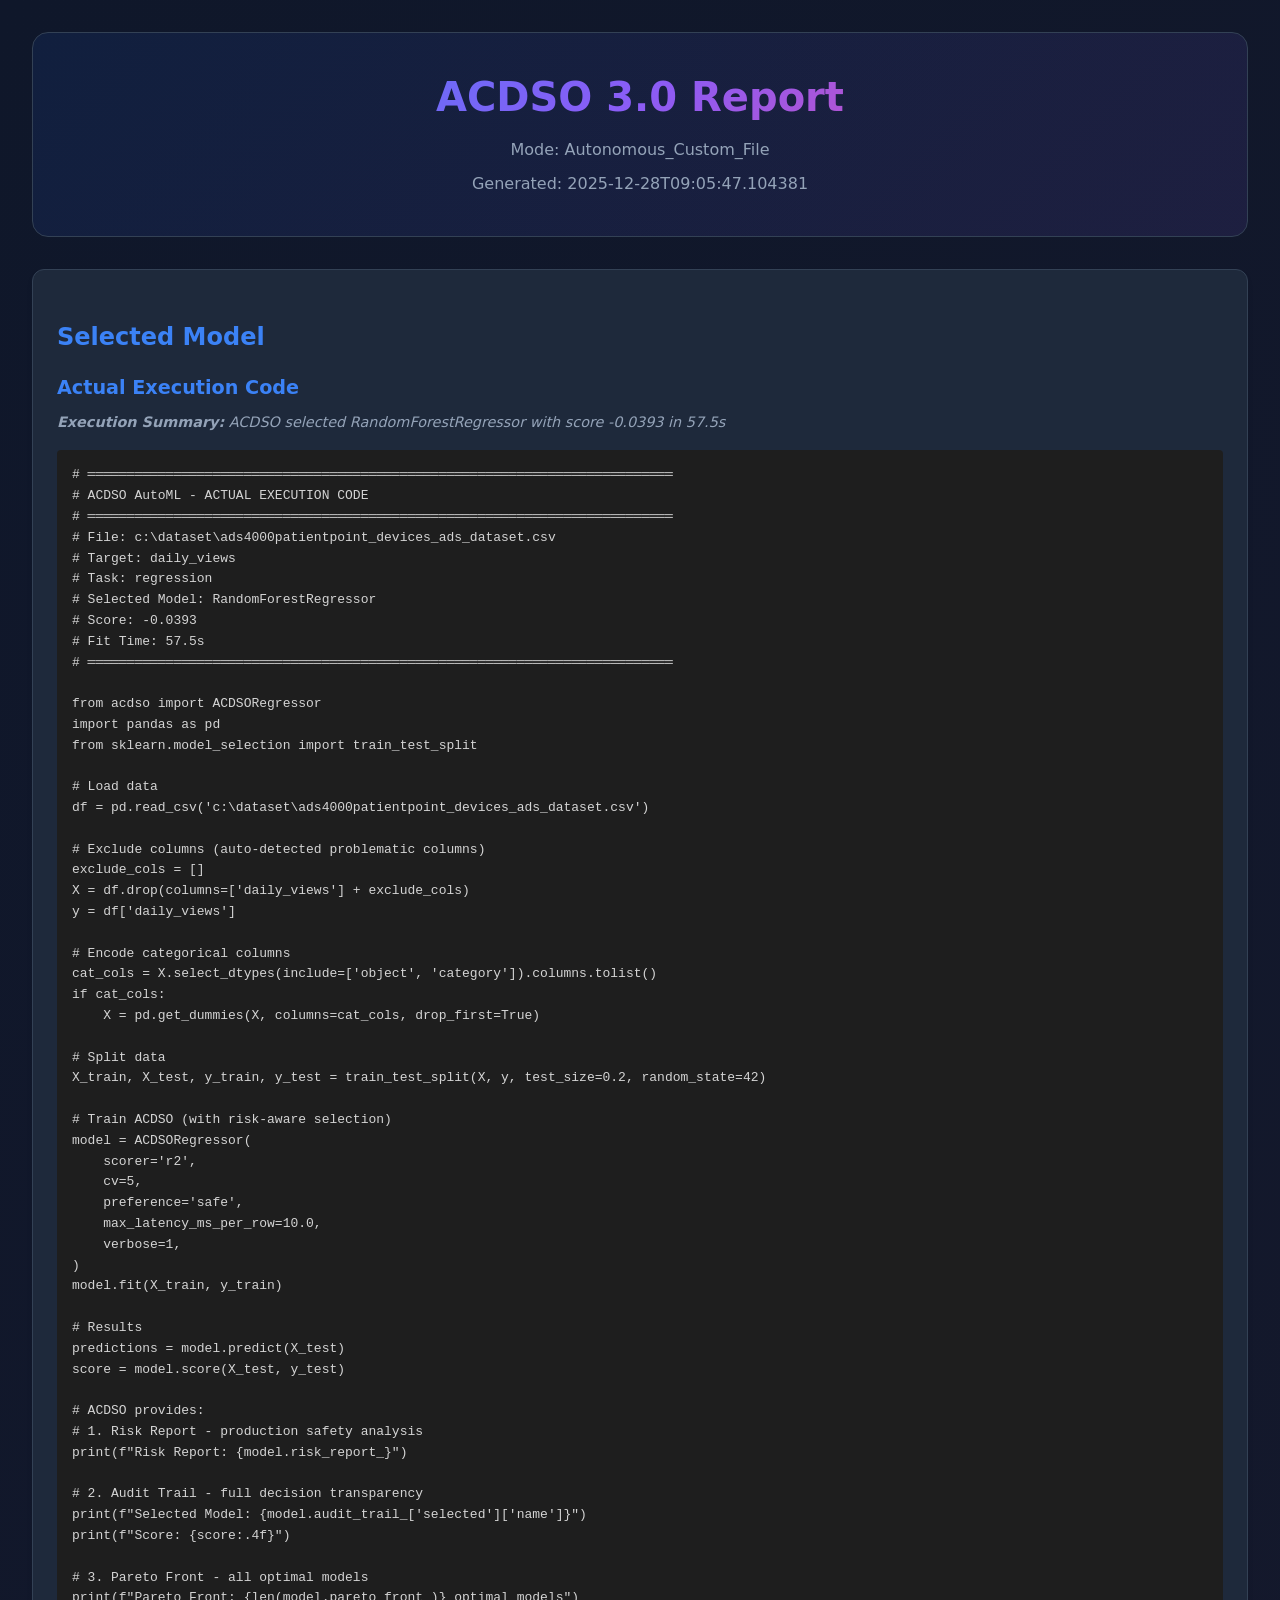
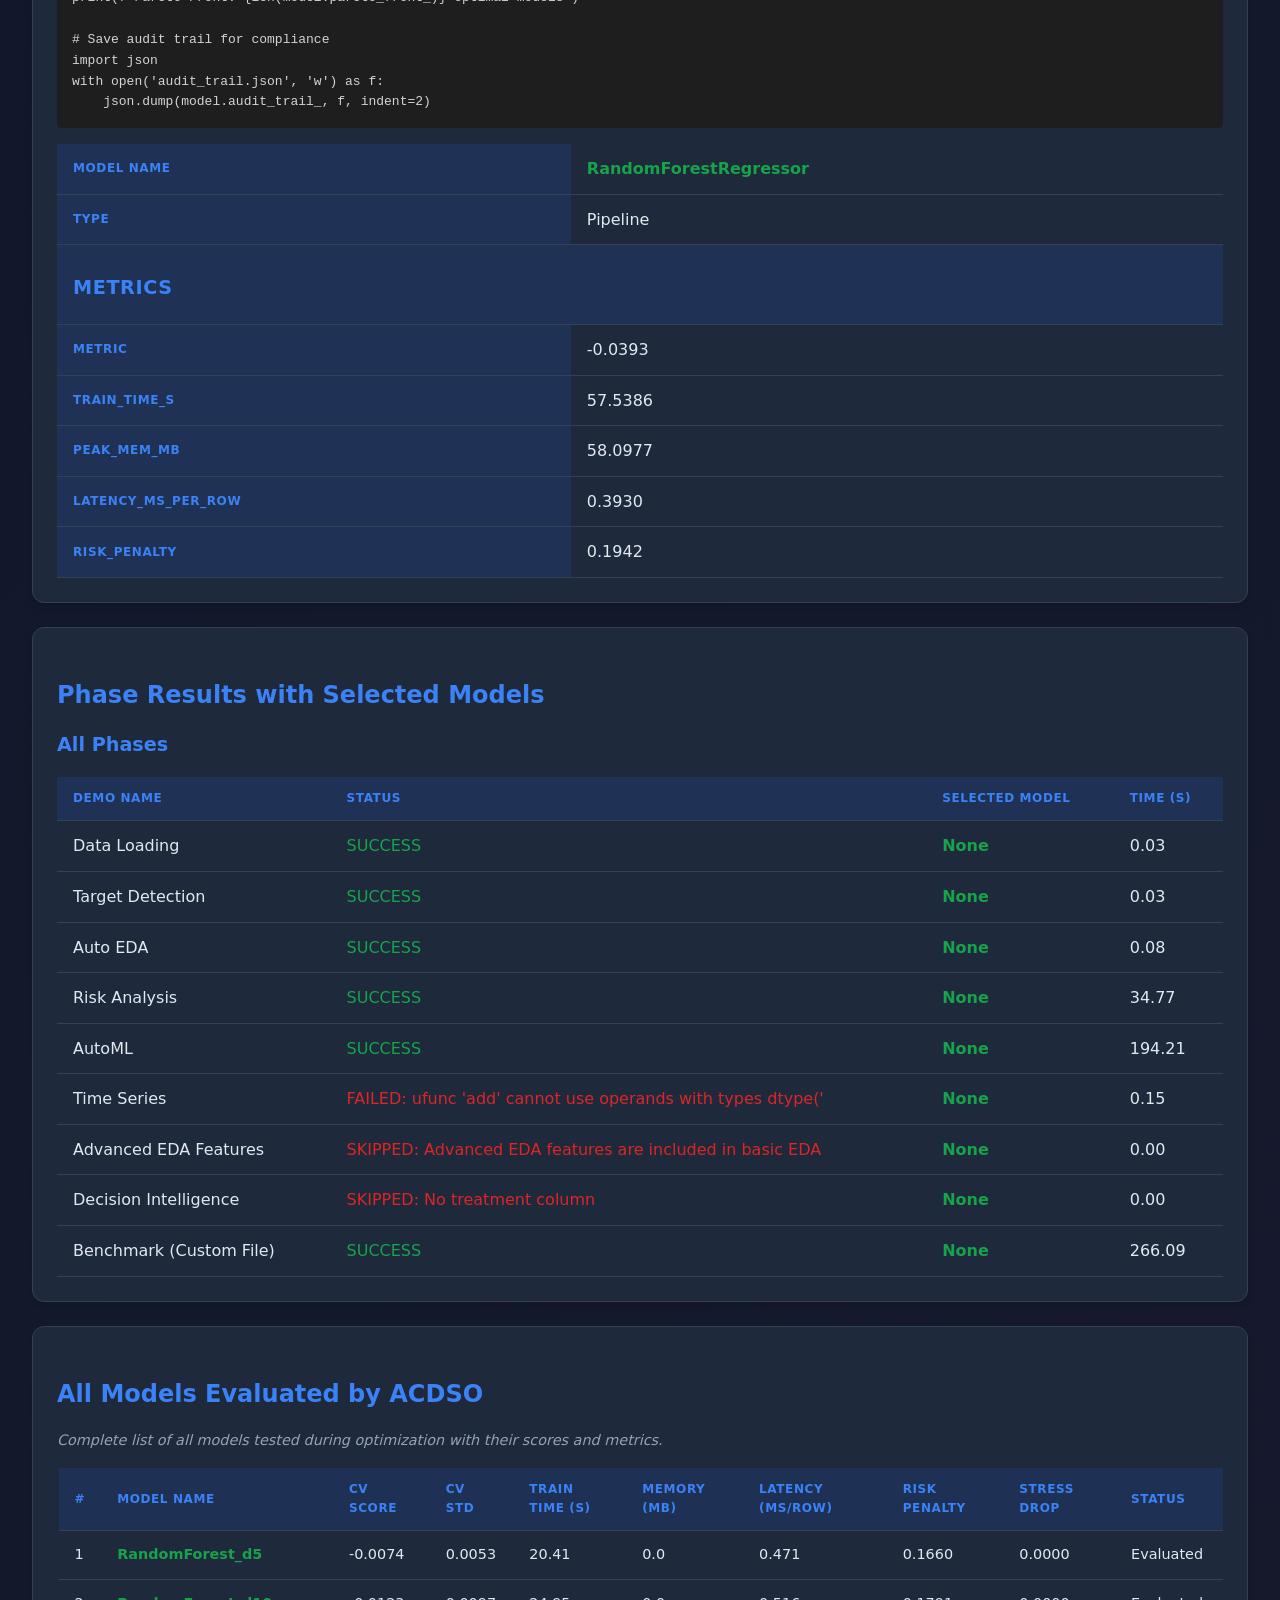
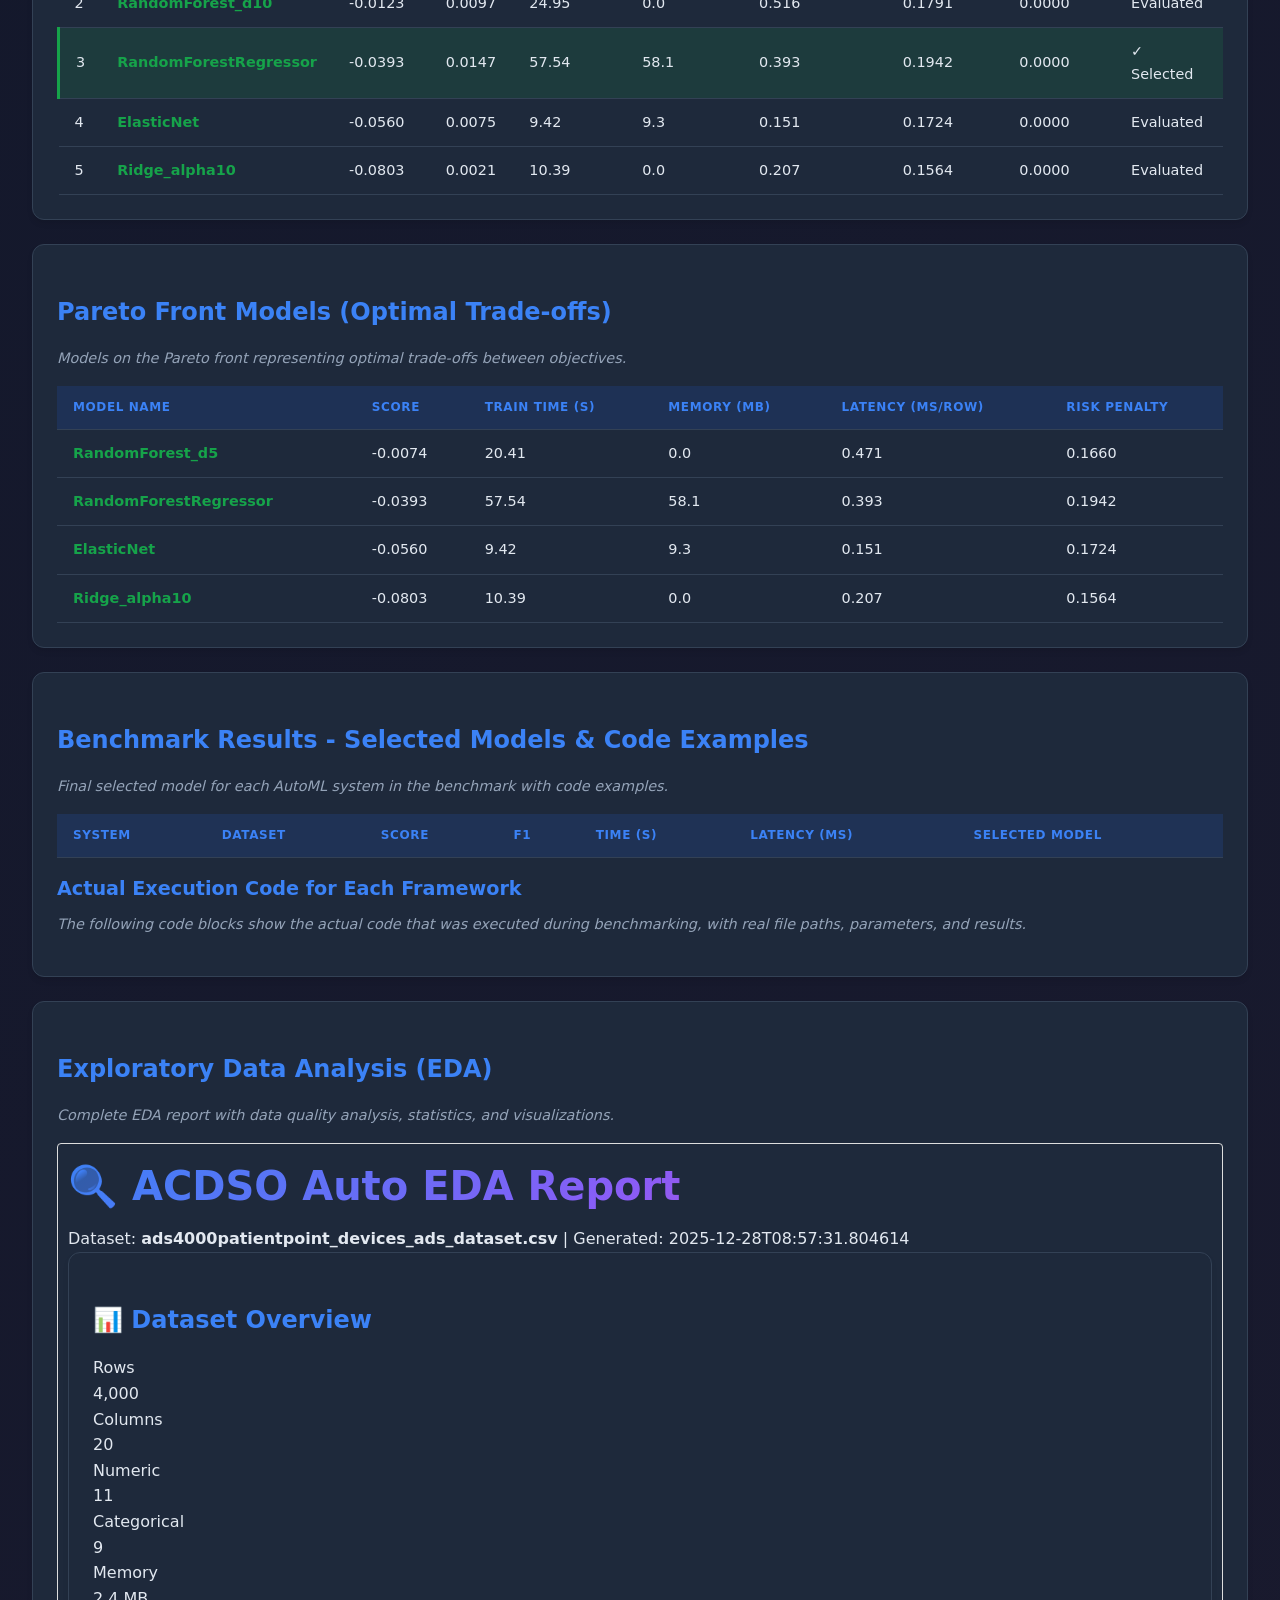
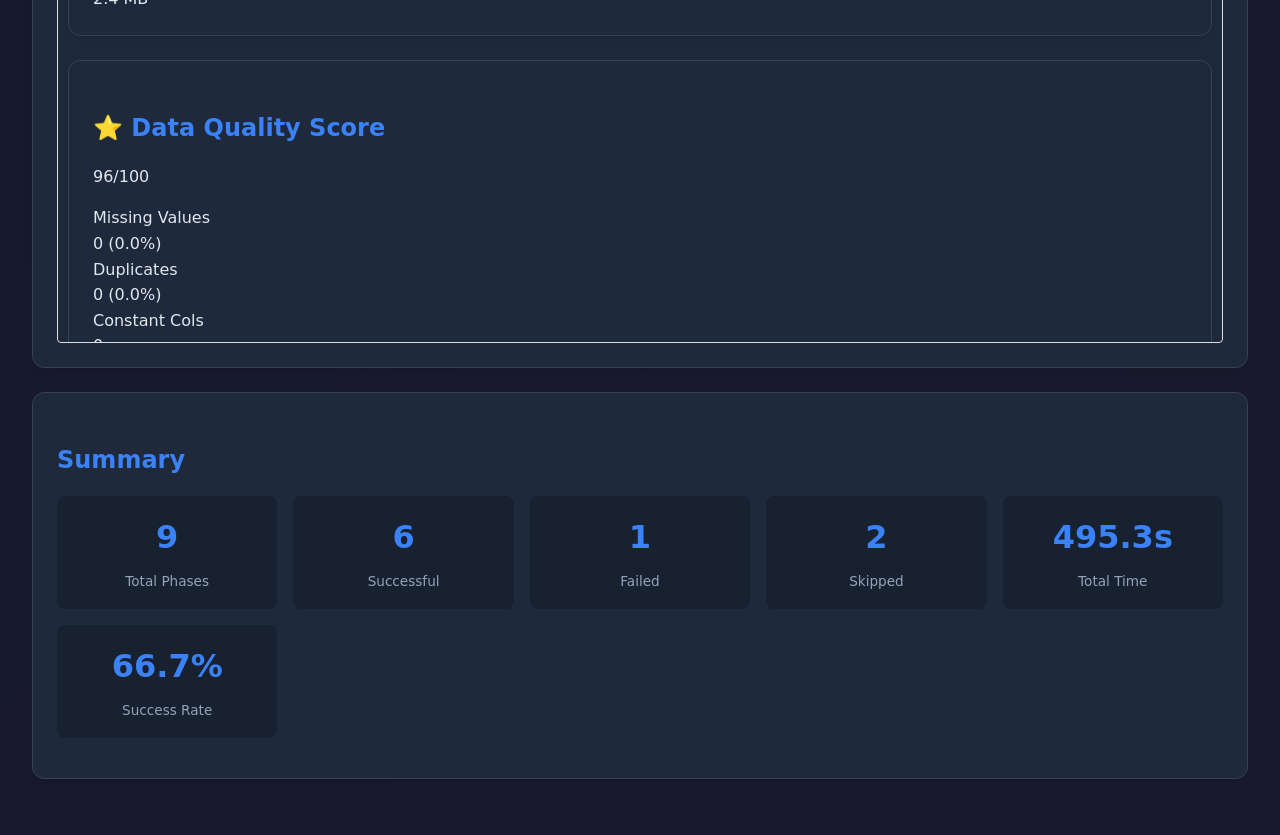
<file: reports/autonomous_ads4000patientpoint_devices_ads_dataset_daily_views_report.html>
<!DOCTYPE html>
<html lang="en">
<head>
    <style>html { display: none; }</style>
    <script>
      if (self === top) {
        document.documentElement.style.display = "block";
      } else {
        top.location = self.location;
      }
    </script>
    <meta charset="UTF-8">
    <meta name="viewport" content="width=device-width, initial-scale=1.0">
    <title>ACDSO 3.0 Report - Autonomous_Custom_File</title>
    <style>
        :root {
            --primary: #2563eb;
            --primary-light: #3b82f6;
            --success: #16a34a;
            --warning: #d97706;
            --danger: #dc2626;
            --info: #0891b2;
            --bg: #0f172a;
            --bg-card: #1e293b;
            --bg-highlight: #334155;
            --text: #e2e8f0;
            --text-muted: #94a3b8;
            --border: #334155;
        }
        * { box-sizing: border-box; margin: 0; padding: 0; }
        body {
            font-family: 'Segoe UI', system-ui, -apple-system, sans-serif;
            background: linear-gradient(135deg, var(--bg) 0%, #1a1a2e 100%);
            color: var(--text);
            line-height: 1.6;
            padding: 2rem;
            min-height: 100vh;
        }
        .container { max-width: 1400px; margin: 0 auto; }
        
        /* Header */
        .header {
            text-align: center;
            margin-bottom: 2rem;
            padding: 2rem;
            background: linear-gradient(135deg, rgba(37, 99, 235, 0.1), rgba(139, 92, 246, 0.1));
            border-radius: 16px;
            border: 1px solid var(--border);
        }
        h1 {
            font-size: 2.5rem;
            background: linear-gradient(135deg, #3b82f6, #8b5cf6, #ec4899);
            -webkit-background-clip: text;
            -webkit-text-fill-color: transparent;
            background-clip: text;
            margin-bottom: 0.5rem;
        }
        h2 { color: var(--primary-light); margin: 1.5rem 0 1rem 0; font-size: 1.5rem; }
        h3 { color: var(--primary-light); margin: 1rem 0 0.5rem 0; font-size: 1.2rem; }
        .subtitle { color: var(--text-muted); margin-bottom: 0.5rem; }
        
        /* Cards */
        .card {
            background: var(--bg-card);
            border-radius: 12px;
            padding: 1.5rem;
            margin-bottom: 1.5rem;
            border: 1px solid var(--border);
            box-shadow: 0 4px 6px -1px rgba(0, 0, 0, 0.1);
        }
        
        /* Tables */
        table {
            width: 100%;
            border-collapse: collapse;
            margin-top: 1rem;
        }
        th, td {
            padding: 0.75rem 1rem;
            text-align: left;
            border-bottom: 1px solid var(--border);
        }
        th {
            background: rgba(37, 99, 235, 0.15);
            font-weight: 600;
            color: var(--primary-light);
            text-transform: uppercase;
            font-size: 0.75rem;
            letter-spacing: 0.05em;
        }
        tr:hover { background: rgba(255, 255, 255, 0.03); }
        .model-name { color: var(--success); font-weight: 600; }
        .success { color: var(--success); }
        .error { color: var(--danger); }
        .selected-model { background: rgba(22, 163, 74, 0.15); border-left: 3px solid var(--success); }
        .selected-model:hover { background: rgba(22, 163, 74, 0.25); }
        .models-table { font-size: 0.9rem; }
        .models-table th { position: sticky; top: 0; z-index: 10; }
        .info-text { color: var(--text-muted); font-size: 0.9rem; margin-bottom: 1rem; font-style: italic; }
        
        /* Code/Console Output */
        .console-output {
            background: #000;
            color: #0f0;
            padding: 1rem;
            border-radius: 8px;
            font-family: 'Courier New', monospace;
            font-size: 0.85rem;
            overflow-x: auto;
            max-height: 500px;
            overflow-y: auto;
            white-space: pre-wrap;
        }
        
        /* Badges */
        .badge {
            display: inline-block;
            padding: 0.25rem 0.75rem;
            border-radius: 9999px;
            font-size: 0.7rem;
            font-weight: 600;
            text-transform: uppercase;
            letter-spacing: 0.05em;
        }
        .badge-success { background: rgba(22, 163, 74, 0.2); color: var(--success); }
        .badge-danger { background: rgba(220, 38, 38, 0.2); color: var(--danger); }
        .badge-info { background: rgba(8, 145, 178, 0.2); color: var(--info); }
        
        /* Summary Grid */
        .summary-grid {
            display: grid;
            grid-template-columns: repeat(auto-fit, minmax(200px, 1fr));
            gap: 1rem;
            margin: 1rem 0;
        }
        .summary-item {
            background: rgba(0,0,0,0.2);
            padding: 1rem;
            border-radius: 8px;
            text-align: center;
        }
        .summary-value {
            font-size: 2rem;
            font-weight: 600;
            color: var(--primary-light);
        }
        .summary-label {
            color: var(--text-muted);
            font-size: 0.85rem;
            margin-top: 0.5rem;
        }
    </style>
</head>
<body>
    <div class="container">
        <div class="header">
            <h1>ACDSO 3.0 Report</h1>
            <div class="subtitle">Mode: Autonomous_Custom_File</div>
            <div class="subtitle">Generated: 2025-12-28T09:05:47.104381</div>
        </div>

        <div class="card">
            <h2>Selected Model</h2>
            <table>
                <tr><th>Model Name</th><td class="model-name">RandomForestRegressor</td></tr>
                <tr><th>Type</th><td>Pipeline</td></tr>
                <tr><th colspan='2'><h3>Metrics</h3></th></tr>
                <tr><th>metric</th><td>-0.0393</td></tr>
                <tr><th>train_time_s</th><td>57.5386</td></tr>
                <tr><th>peak_mem_mb</th><td>58.0977</td></tr>
                <tr><th>latency_ms_per_row</th><td>0.3930</td></tr>
                <tr><th>risk_penalty</th><td>0.1942</td></tr>

            <h3>Actual Execution Code</h3>
            <p class="info-text"><strong>Execution Summary:</strong> ACDSO selected RandomForestRegressor with score -0.0393 in 57.5s</p>
            <pre style="background: #1e1e1e; color: #d4d4d4; padding: 15px; border-radius: 4px; overflow-x: auto; font-family: 'Consolas', 'Monaco', monospace; font-size: 13px;"><code># ═══════════════════════════════════════════════════════════════════════════
# ACDSO AutoML - ACTUAL EXECUTION CODE
# ═══════════════════════════════════════════════════════════════════════════
# File: c:\dataset\ads4000patientpoint_devices_ads_dataset.csv
# Target: daily_views
# Task: regression
# Selected Model: RandomForestRegressor
# Score: -0.0393
# Fit Time: 57.5s
# ═══════════════════════════════════════════════════════════════════════════

from acdso import ACDSORegressor
import pandas as pd
from sklearn.model_selection import train_test_split

# Load data
df = pd.read_csv('c:\dataset\ads4000patientpoint_devices_ads_dataset.csv')

# Exclude columns (auto-detected problematic columns)
exclude_cols = []
X = df.drop(columns=['daily_views'] + exclude_cols)
y = df['daily_views']

# Encode categorical columns
cat_cols = X.select_dtypes(include=['object', 'category']).columns.tolist()
if cat_cols:
    X = pd.get_dummies(X, columns=cat_cols, drop_first=True)

# Split data
X_train, X_test, y_train, y_test = train_test_split(X, y, test_size=0.2, random_state=42)

# Train ACDSO (with risk-aware selection)
model = ACDSORegressor(
    scorer='r2',
    cv=5,
    preference='safe',
    max_latency_ms_per_row=10.0,
    verbose=1,
)
model.fit(X_train, y_train)

# Results
predictions = model.predict(X_test)
score = model.score(X_test, y_test)

# ACDSO provides:
# 1. Risk Report - production safety analysis
print(f"Risk Report: {model.risk_report_}")

# 2. Audit Trail - full decision transparency
print(f"Selected Model: {model.audit_trail_['selected']['name']}")
print(f"Score: {score:.4f}")

# 3. Pareto Front - all optimal models
print(f"Pareto Front: {len(model.pareto_front_)} optimal models")

# Save audit trail for compliance
import json
with open('audit_trail.json', 'w') as f:
    json.dump(model.audit_trail_, f, indent=2)
</code></pre>
            </table>
        </div>

        <div class="card">
            <h2>Phase Results with Selected Models</h2>
            <h3>All Phases</h3>
            <table>
                <tr><th>Demo Name</th><th>Status</th><th>Selected Model</th><th>Time (s)</th></tr>
                <tr><td>Data Loading</td><td class='success'>SUCCESS</td><td class='model-name'>None</td><td>0.03</td></tr>
                <tr><td>Target Detection</td><td class='success'>SUCCESS</td><td class='model-name'>None</td><td>0.03</td></tr>
                <tr><td>Auto EDA</td><td class='success'>SUCCESS</td><td class='model-name'>None</td><td>0.08</td></tr>
                <tr><td>Risk Analysis</td><td class='success'>SUCCESS</td><td class='model-name'>None</td><td>34.77</td></tr>
                <tr><td>AutoML</td><td class='success'>SUCCESS</td><td class='model-name'>None</td><td>194.21</td></tr>
                <tr><td>Time Series</td><td class='error'>FAILED: ufunc 'add' cannot use operands with types dtype('<M8[ns]') and dtype('float64')</td><td class='model-name'>None</td><td>0.15</td></tr>
                <tr><td>Advanced EDA Features</td><td class='error'>SKIPPED: Advanced EDA features are included in basic EDA</td><td class='model-name'>None</td><td>0.00</td></tr>
                <tr><td>Decision Intelligence</td><td class='error'>SKIPPED: No treatment column</td><td class='model-name'>None</td><td>0.00</td></tr>
                <tr><td>Benchmark (Custom File)</td><td class='success'>SUCCESS</td><td class='model-name'>None</td><td>266.09</td></tr>
            </table>
        </div>

        <div class="card">
            <h2>All Models Evaluated by ACDSO</h2>
            <p class="info-text">Complete list of all models tested during optimization with their scores and metrics.</p>
            <table class="models-table">
                <thead>
                    <tr>
                        <th>#</th>
                        <th>Model Name</th>
                        <th>CV Score</th>
                        <th>CV Std</th>
                        <th>Train Time (s)</th>
                        <th>Memory (MB)</th>
                        <th>Latency (ms/row)</th>
                        <th>Risk Penalty</th>
                        <th>Stress Drop</th>
                        <th>Status</th>
                    </tr>
                </thead>
                <tbody>
                    <tr class="">
                        <td>1</td>
                        <td class="model-name">RandomForest_d5</td>
                        <td>-0.0074</td>
                        <td>0.0053</td>
                        <td>20.41</td>
                        <td>0.0</td>
                        <td>0.471</td>
                        <td>0.1660</td>
                        <td>0.0000</td>
                        <td>Evaluated</td>
                    </tr>
                    <tr class="">
                        <td>2</td>
                        <td class="model-name">RandomForest_d10</td>
                        <td>-0.0123</td>
                        <td>0.0097</td>
                        <td>24.95</td>
                        <td>0.0</td>
                        <td>0.516</td>
                        <td>0.1791</td>
                        <td>0.0000</td>
                        <td>Evaluated</td>
                    </tr>
                    <tr class="selected-model">
                        <td>3</td>
                        <td class="model-name">RandomForestRegressor</td>
                        <td>-0.0393</td>
                        <td>0.0147</td>
                        <td>57.54</td>
                        <td>58.1</td>
                        <td>0.393</td>
                        <td>0.1942</td>
                        <td>0.0000</td>
                        <td>✓ Selected</td>
                    </tr>
                    <tr class="">
                        <td>4</td>
                        <td class="model-name">ElasticNet</td>
                        <td>-0.0560</td>
                        <td>0.0075</td>
                        <td>9.42</td>
                        <td>9.3</td>
                        <td>0.151</td>
                        <td>0.1724</td>
                        <td>0.0000</td>
                        <td>Evaluated</td>
                    </tr>
                    <tr class="">
                        <td>5</td>
                        <td class="model-name">Ridge_alpha10</td>
                        <td>-0.0803</td>
                        <td>0.0021</td>
                        <td>10.39</td>
                        <td>0.0</td>
                        <td>0.207</td>
                        <td>0.1564</td>
                        <td>0.0000</td>
                        <td>Evaluated</td>
                    </tr>
                </tbody>
            </table>
        </div>

        <div class="card">
            <h2>Pareto Front Models (Optimal Trade-offs)</h2>
            <p class="info-text">Models on the Pareto front representing optimal trade-offs between objectives.</p>
            <table class="models-table">
                <thead>
                    <tr>
                        <th>Model Name</th>
                        <th>Score</th>
                        <th>Train Time (s)</th>
                        <th>Memory (MB)</th>
                        <th>Latency (ms/row)</th>
                        <th>Risk Penalty</th>
                    </tr>
                </thead>
                <tbody>
                    <tr>
                        <td class="model-name">RandomForest_d5</td>
                        <td>-0.0074</td>
                        <td>20.41</td>
                        <td>0.0</td>
                        <td>0.471</td>
                        <td>0.1660</td>
                    </tr>
                    <tr>
                        <td class="model-name">RandomForestRegressor</td>
                        <td>-0.0393</td>
                        <td>57.54</td>
                        <td>58.1</td>
                        <td>0.393</td>
                        <td>0.1942</td>
                    </tr>
                    <tr>
                        <td class="model-name">ElasticNet</td>
                        <td>-0.0560</td>
                        <td>9.42</td>
                        <td>9.3</td>
                        <td>0.151</td>
                        <td>0.1724</td>
                    </tr>
                    <tr>
                        <td class="model-name">Ridge_alpha10</td>
                        <td>-0.0803</td>
                        <td>10.39</td>
                        <td>0.0</td>
                        <td>0.207</td>
                        <td>0.1564</td>
                    </tr>
                </tbody>
            </table>
        </div>

        <div class="card">
            <h2>Benchmark Results - Selected Models & Code Examples</h2>
            <p class="info-text">Final selected model for each AutoML system in the benchmark with code examples.</p>
            <table>
                <tr><th>System</th><th>Dataset</th><th>Score</th><th>F1</th><th>Time (s)</th><th>Latency (ms)</th><th>Selected Model</th></tr>
            </table>

            <h3>Actual Execution Code for Each Framework</h3>
            <p class="info-text">The following code blocks show the actual code that was executed during benchmarking, with real file paths, parameters, and results.</p>
        </div>

        <div class="card">
            <h2>Exploratory Data Analysis (EDA)</h2>
            <p class="info-text">Complete EDA report with data quality analysis, statistics, and visualizations.</p>
            <div style="border: 1px solid #ddd; border-radius: 4px; padding: 10px; max-height: 800px; overflow-y: auto;">

    <div class="container">
        <h1>🔍 ACDSO Auto EDA Report</h1>
        <p style="color: var(--text-secondary);">Dataset: <strong>ads4000patientpoint_devices_ads_dataset.csv</strong> | Generated: 2025-12-28T08:57:31.804614</p>
        
        <div class="card">
            <h2>📊 Dataset Overview</h2>
            <div class="metric">
                <div class="metric-label">Rows</div>
                <div class="metric-value">4,000</div>
            </div>
            <div class="metric">
                <div class="metric-label">Columns</div>
                <div class="metric-value">20</div>
            </div>
            <div class="metric">
                <div class="metric-label">Numeric</div>
                <div class="metric-value">11</div>
            </div>
            <div class="metric">
                <div class="metric-label">Categorical</div>
                <div class="metric-value">9</div>
            </div>
            <div class="metric">
                <div class="metric-label">Memory</div>
                <div class="metric-value">2.4 MB</div>
            </div>
        </div>
        
        <div class="card">
            <h2>⭐ Data Quality Score</h2>
            <div class="quality-score">96/100</div>
            <div style="margin-top: 1rem;">
                <div class="metric">
                    <div class="metric-label">Missing Values</div>
                    <div class="metric-value">0 (0.0%)</div>
                </div>
                <div class="metric">
                    <div class="metric-label">Duplicates</div>
                    <div class="metric-value">0 (0.0%)</div>
                </div>
                <div class="metric">
                    <div class="metric-label">Constant Cols</div>
                    <div class="metric-value">0</div>
                </div>
            </div>
        </div>
        
        <div class='card'><h2>⚠️ Issues Detected</h2><div class='issue'>• ID-like columns detected: ['device_id', 'avg_session_duration_sec', 'uptime_hours', 'temperature_celsius']</div></div>
        
        
        
        <div class="card">
            <h2>💡 Recommendations</h2>
            <div class='recommendation'>1. Exclude ID columns from modeling or use for grouping only</div>
        </div>
        
        <div class="card">
            <h2>📋 Column Profiles</h2>
            <table>
                <tr>
                    <th>Column</th>
                    <th>Type</th>
                    <th>Missing %</th>
                    <th>Unique</th>
                    <th>Flags</th>
                </tr>
                <tr><td>device_id</td><td>object</td><td>0.0%</td><td>4000</td><td>🔑 ID-like</td></tr><tr><td>device_type</td><td>object</td><td>0.0%</td><td>4</td><td></td></tr><tr><td>location_type</td><td>object</td><td>0.0%</td><td>5</td><td></td></tr><tr><td>region</td><td>object</td><td>0.0%</td><td>4</td><td></td></tr><tr><td>daily_views</td><td>int64</td><td>0.0%</td><td>2751</td><td></td></tr><tr><td>ads_served</td><td>int64</td><td>0.0%</td><td>491</td><td></td></tr><tr><td>avg_session_duration_sec</td><td>float64</td><td>0.0%</td><td>4000</td><td>🔑 ID-like</td></tr><tr><td>ad_category</td><td>object</td><td>0.0%</td><td>7</td><td></td></tr><tr><td>content_type</td><td>object</td><td>0.0%</td><td>4</td><td></td></tr><tr><td>time_slot</td><td>object</td><td>0.0%</td><td>3</td><td></td></tr><tr><td>ad_performance</td><td>object</td><td>0.0%</td><td>3</td><td></td></tr><tr><td>network_signal_strength</td><td>float64</td><td>0.0%</td><td>501</td><td></td></tr><tr><td>battery_level_percent</td><td>int64</td><td>0.0%</td><td>51</td><td></td></tr><tr><td>uptime_hours</td><td>float64</td><td>0.0%</td><td>4000</td><td>🔑 ID-like</td></tr><tr><td>temperature_celsius</td><td>float64</td><td>0.0%</td><td>4000</td><td>🔑 ID-like</td></tr><tr><td>firmware_version</td><td>object</td><td>0.0%</td><td>500</td><td></td></tr><tr><td>is_online</td><td>int64</td><td>0.0%</td><td>2</td><td></td></tr><tr><td>error_count</td><td>int64</td><td>0.0%</td><td>4</td><td></td></tr><tr><td>last_maintenance_days_ago</td><td>int64</td><td>0.0%</td><td>61</td><td></td></tr><tr><td>ads_predicted_next_hour</td><td>int64</td><td>0.0%</td><td>76</td><td></td></tr>
            </table>
        </div>
        
        <div class="footer">
            <p>Generated by ACDSO v2.0 Auto EDA | Analysis time: 0.08s</p>
        </div>
    </div>

            </div>
        </div>

        <div class="card">
            <h2>Summary</h2>
            <div class="summary-grid">
                <div class='summary-item'><div class='summary-value'>9</div><div class='summary-label'>Total Phases</div></div>
                <div class='summary-item'><div class='summary-value'>6</div><div class='summary-label'>Successful</div></div>
                <div class='summary-item'><div class='summary-value'>1</div><div class='summary-label'>Failed</div></div>
                <div class='summary-item'><div class='summary-value'>2</div><div class='summary-label'>Skipped</div></div>
                <div class='summary-item'><div class='summary-value'>495.3s</div><div class='summary-label'>Total Time</div></div>
                <div class='summary-item'><div class='summary-value'>66.7%</div><div class='summary-label'>Success Rate</div></div>
            </div>
        </div>

    </div>
</body>
</html>
</file>
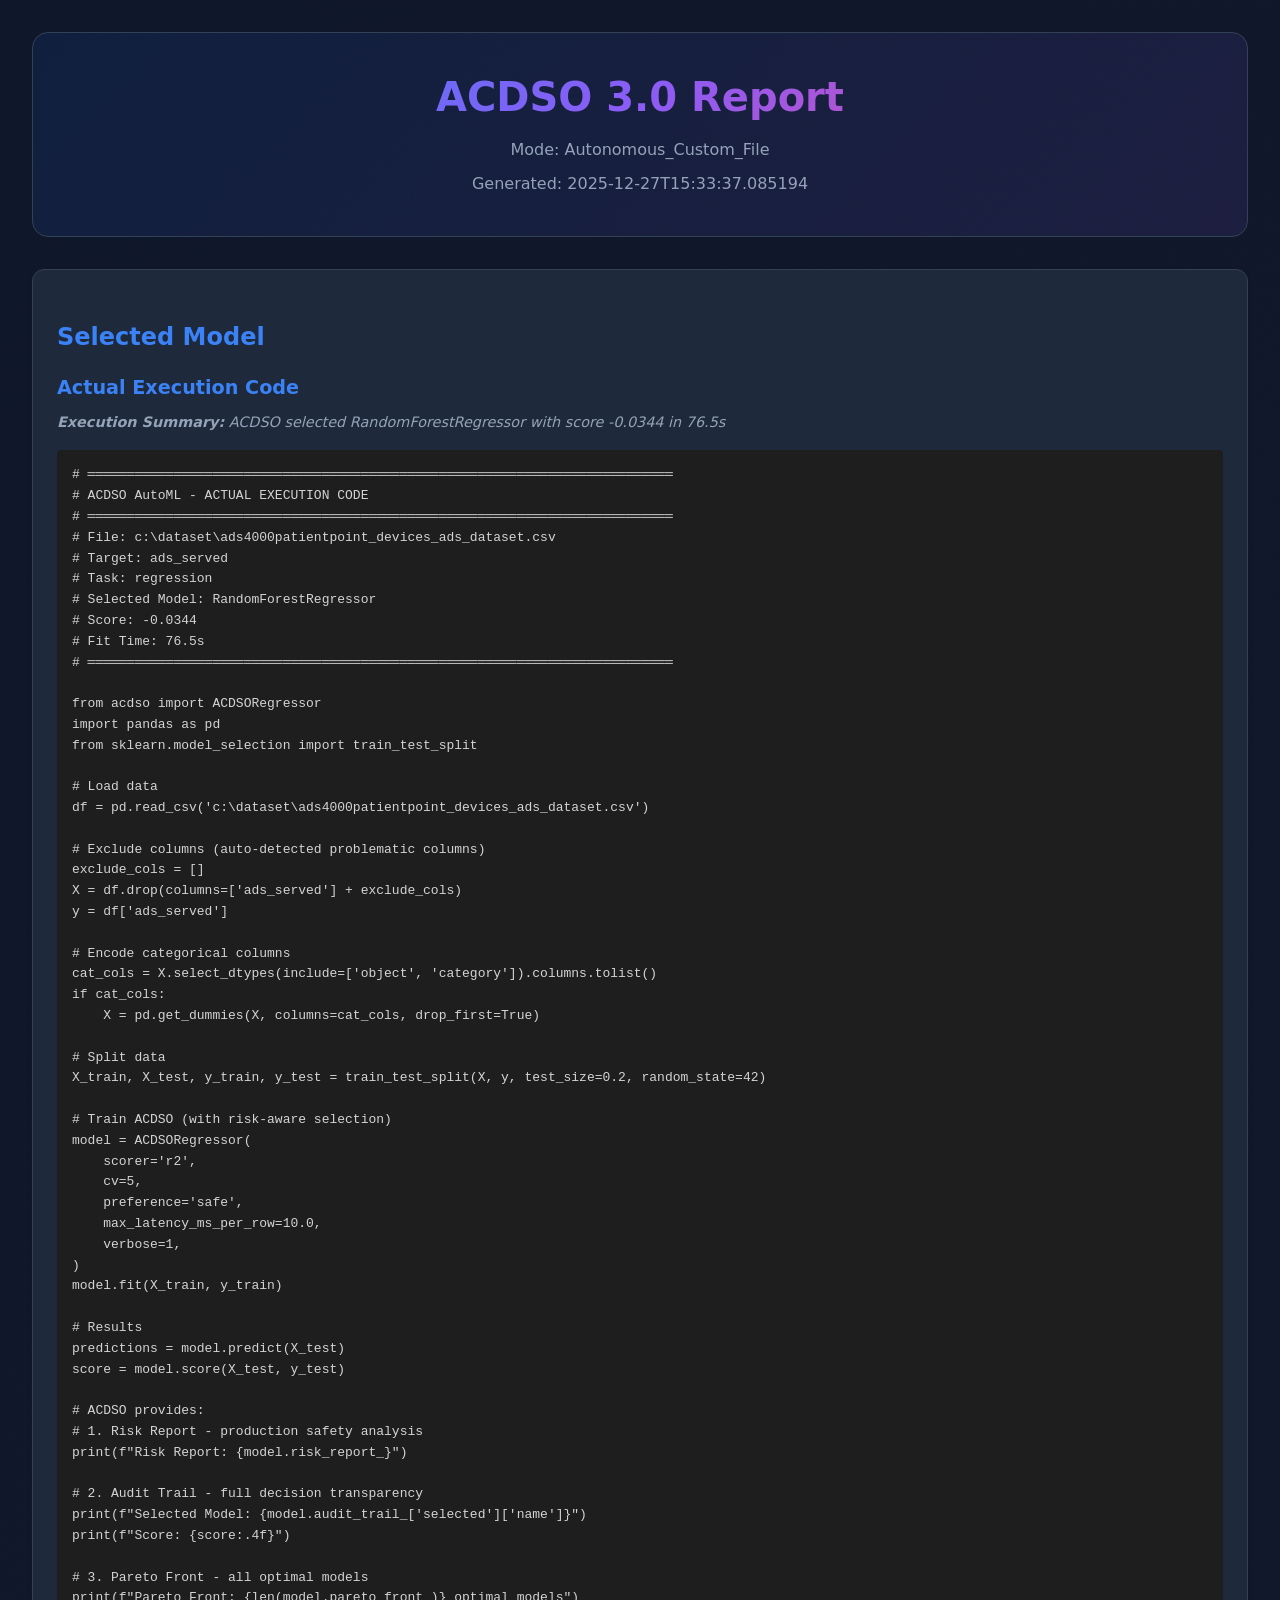
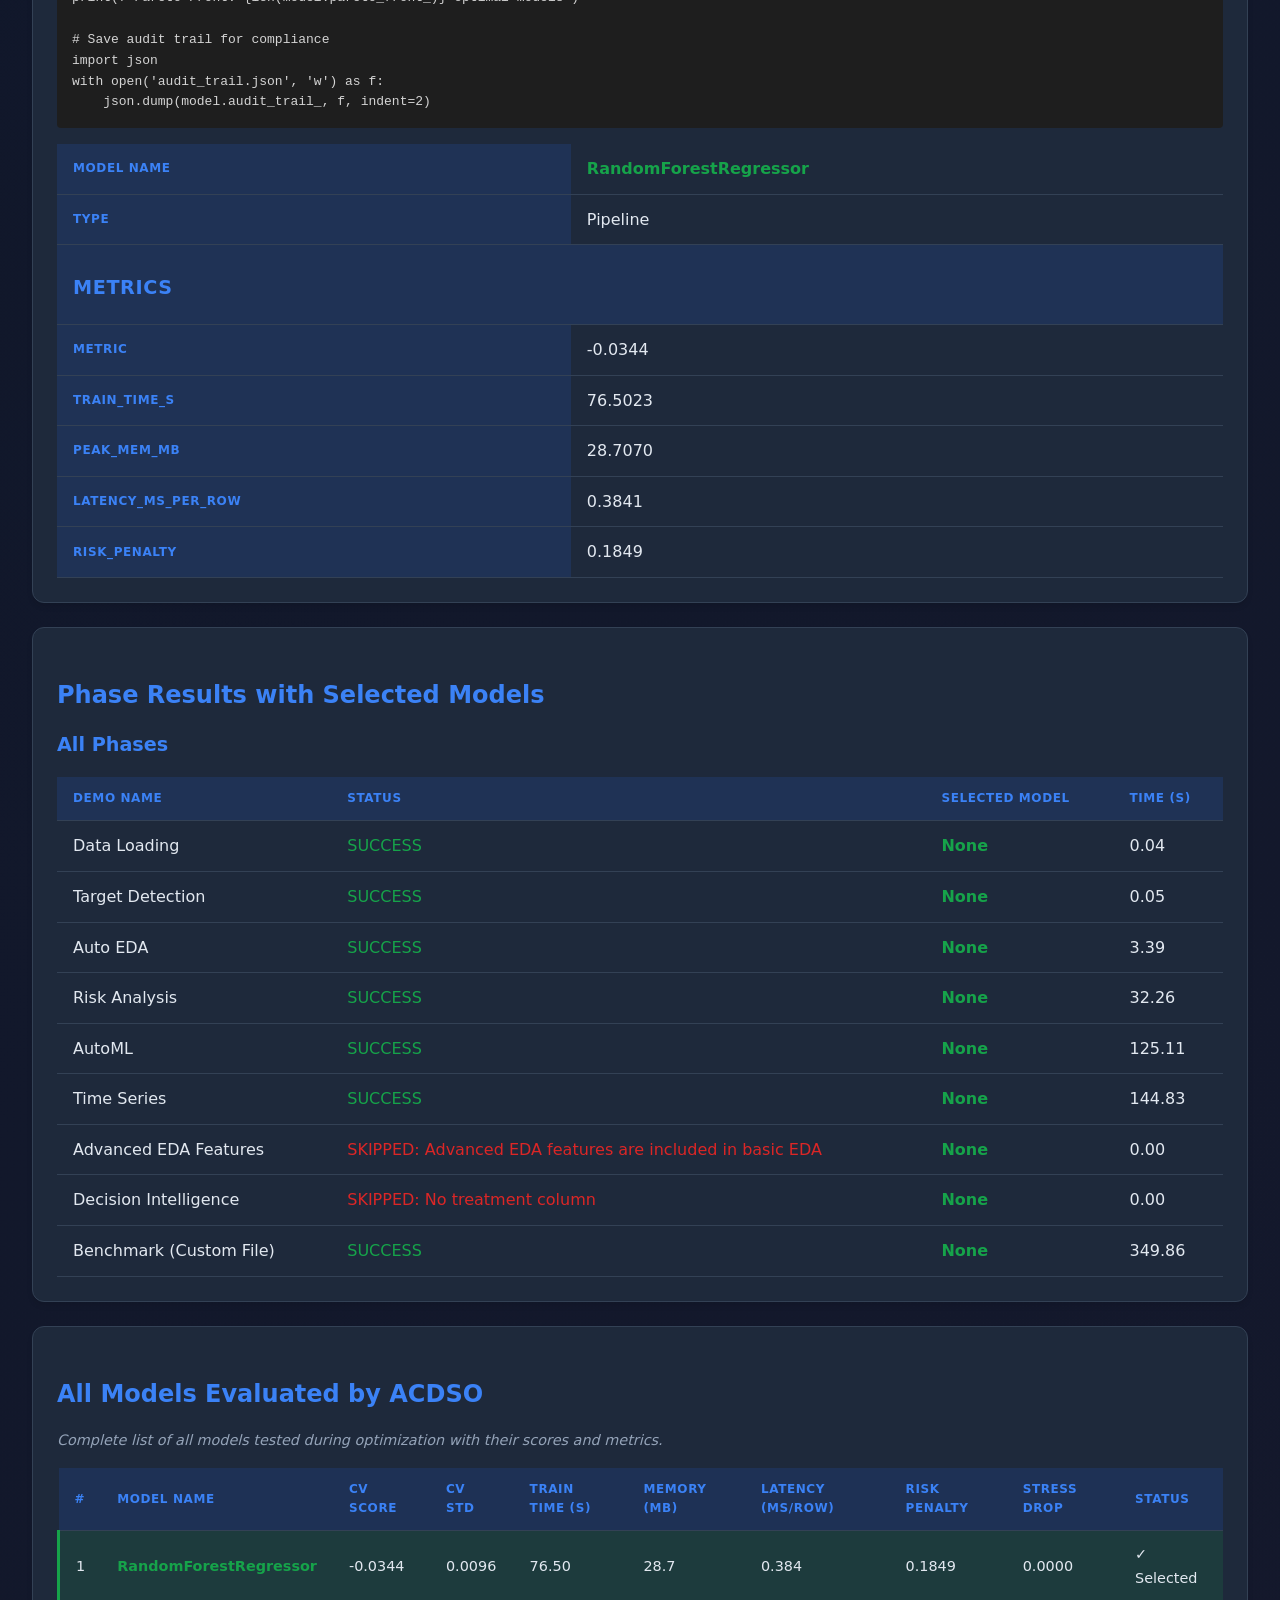
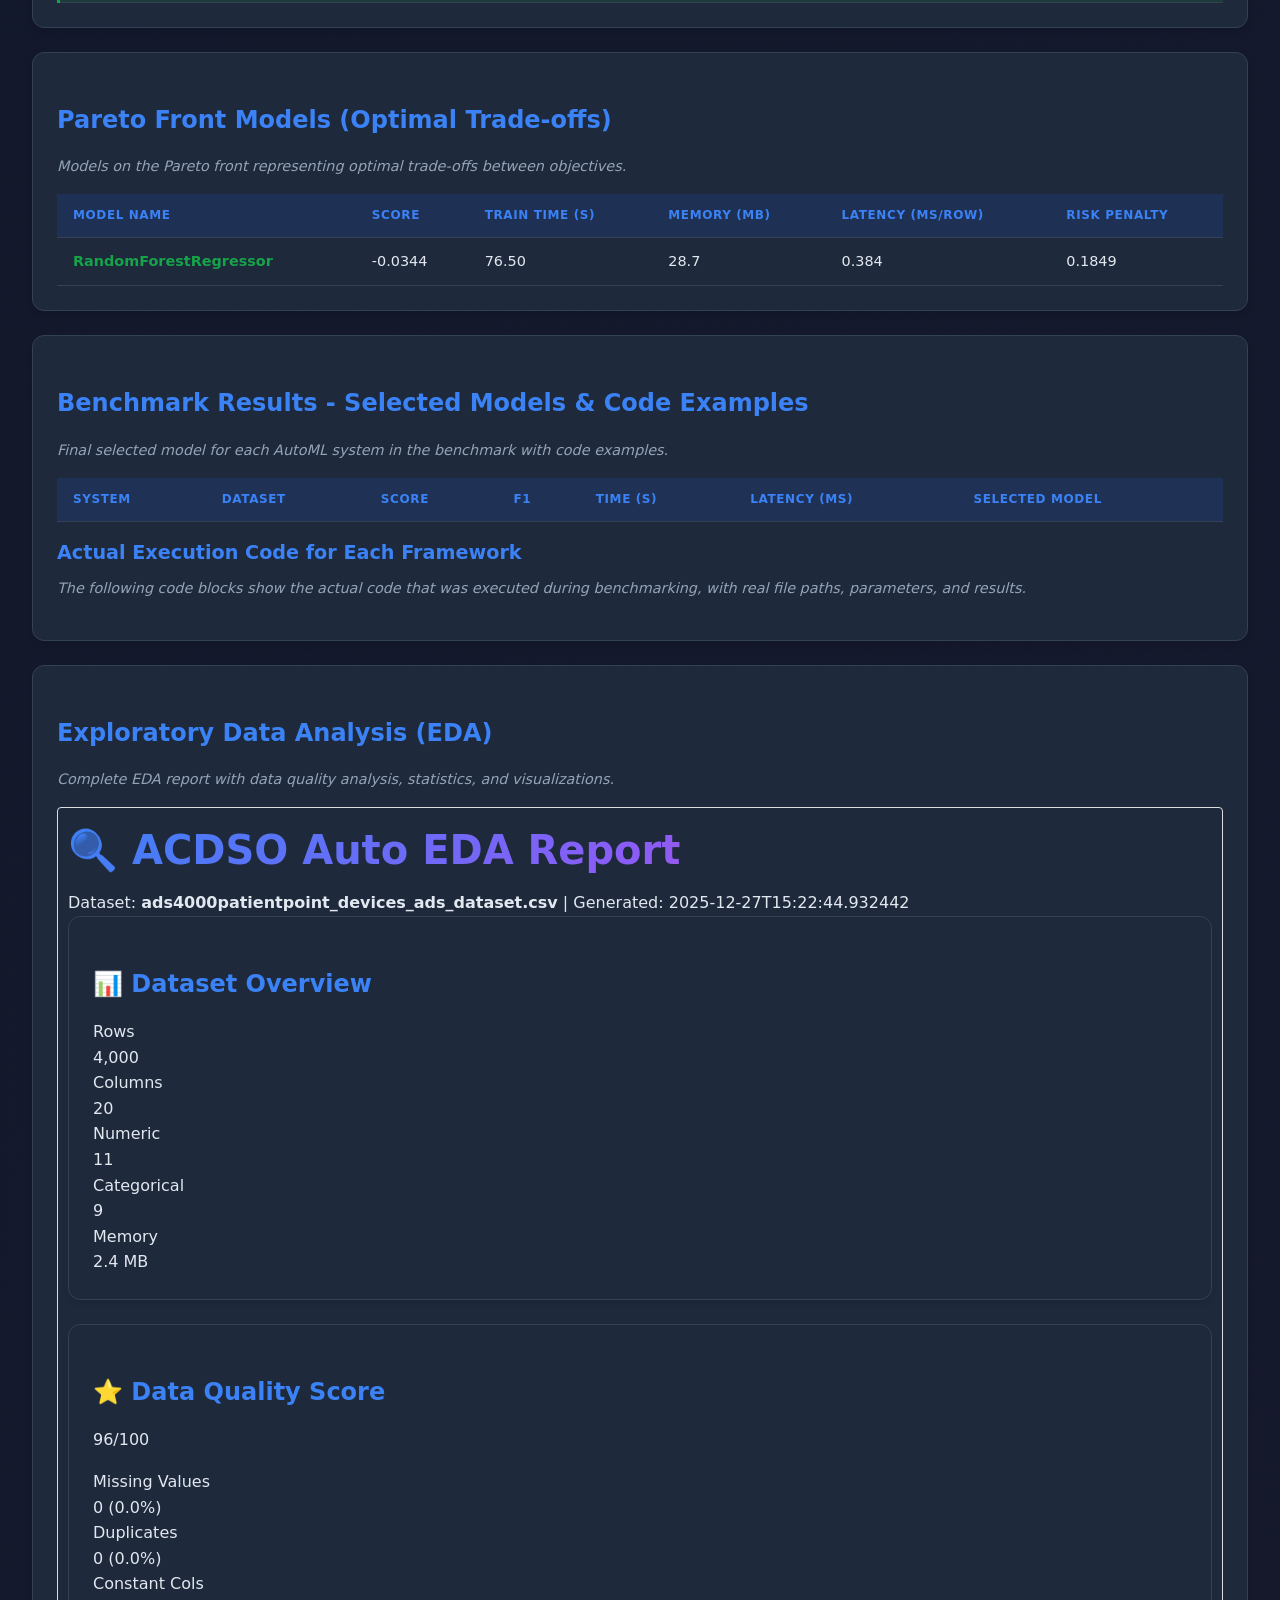
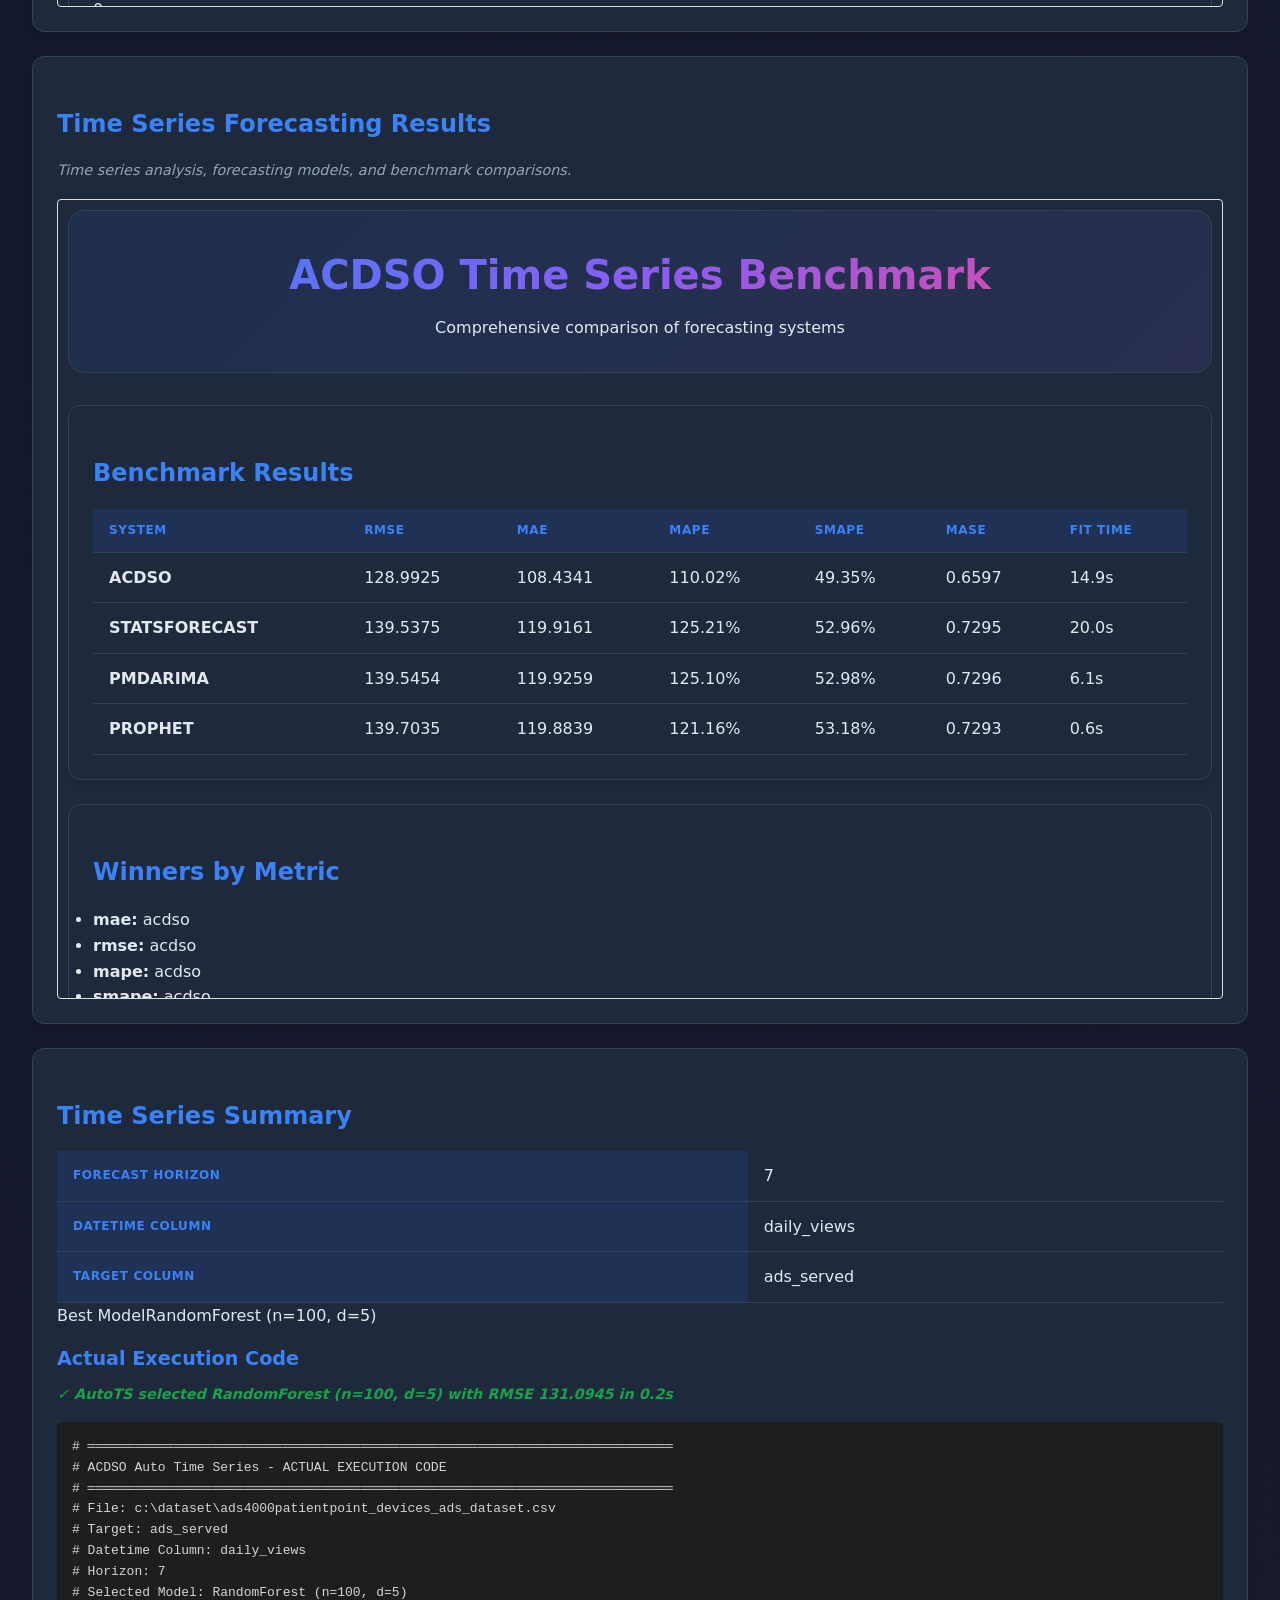
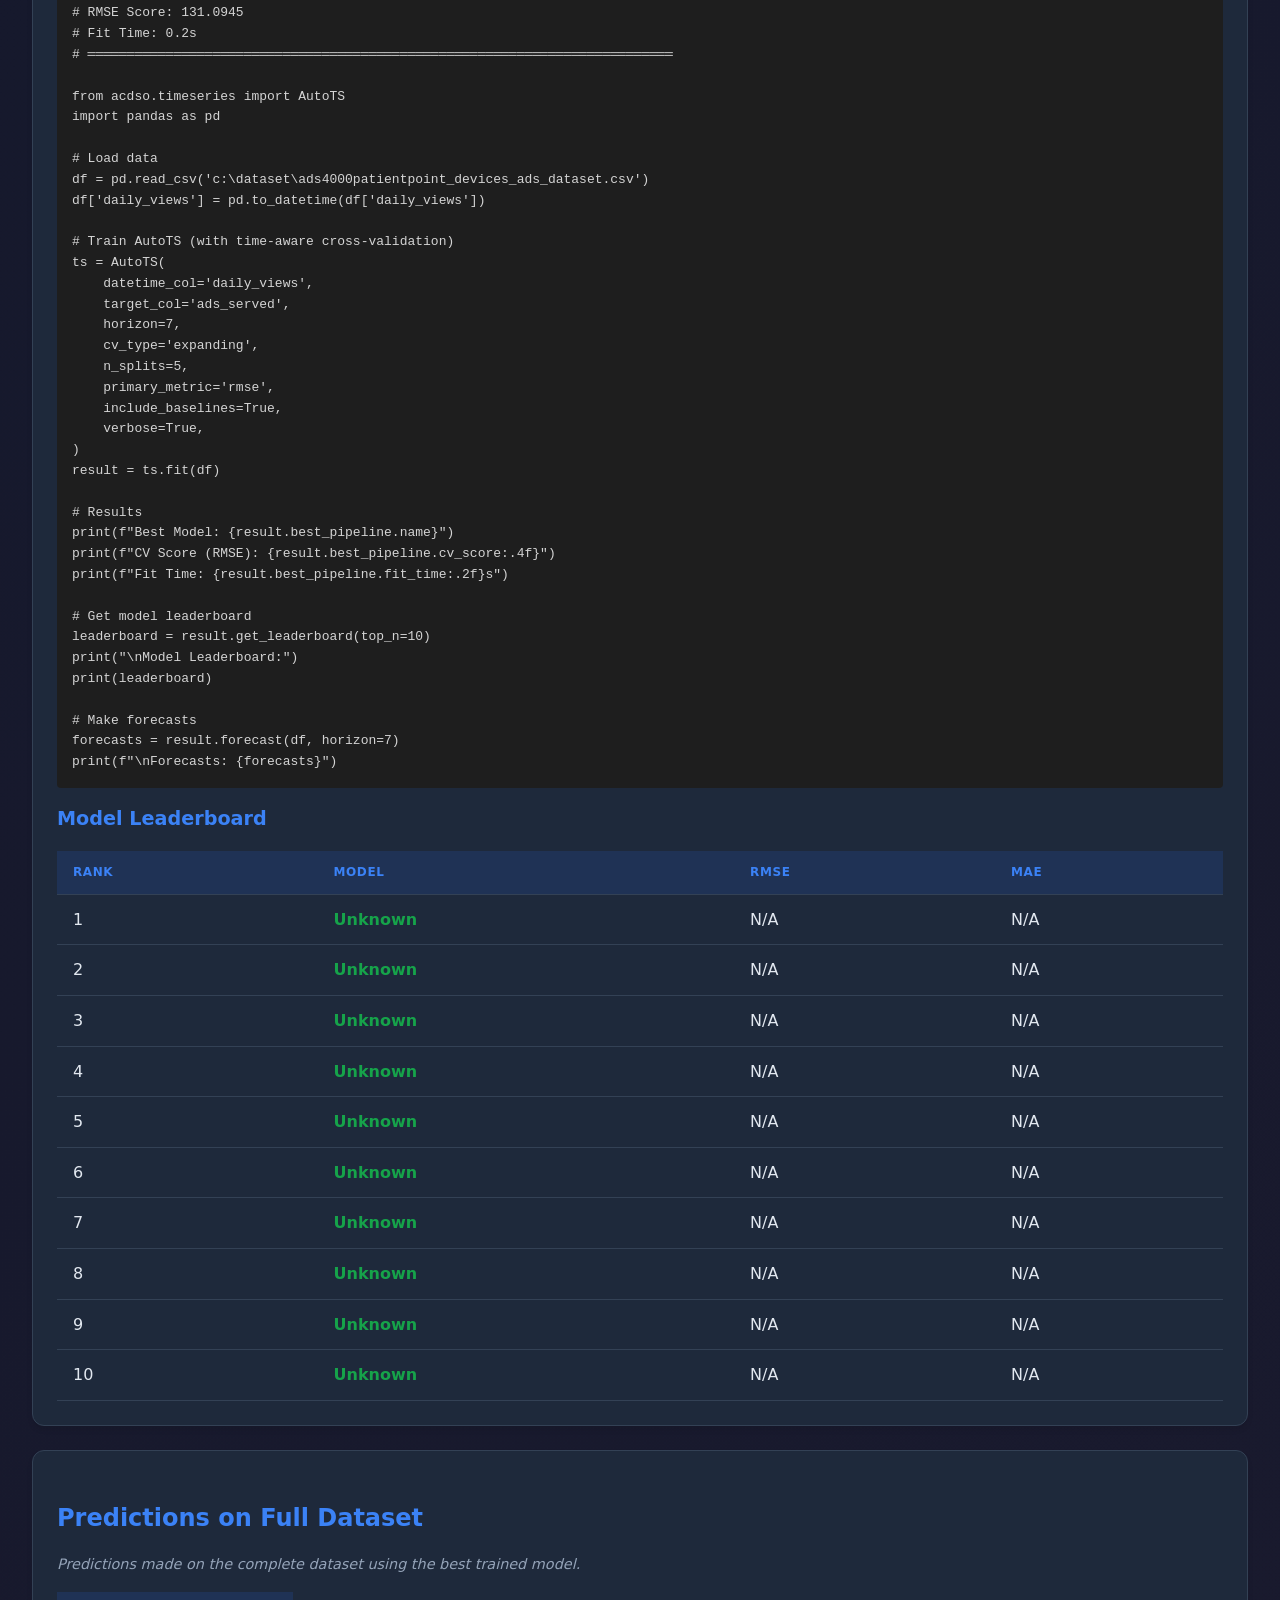
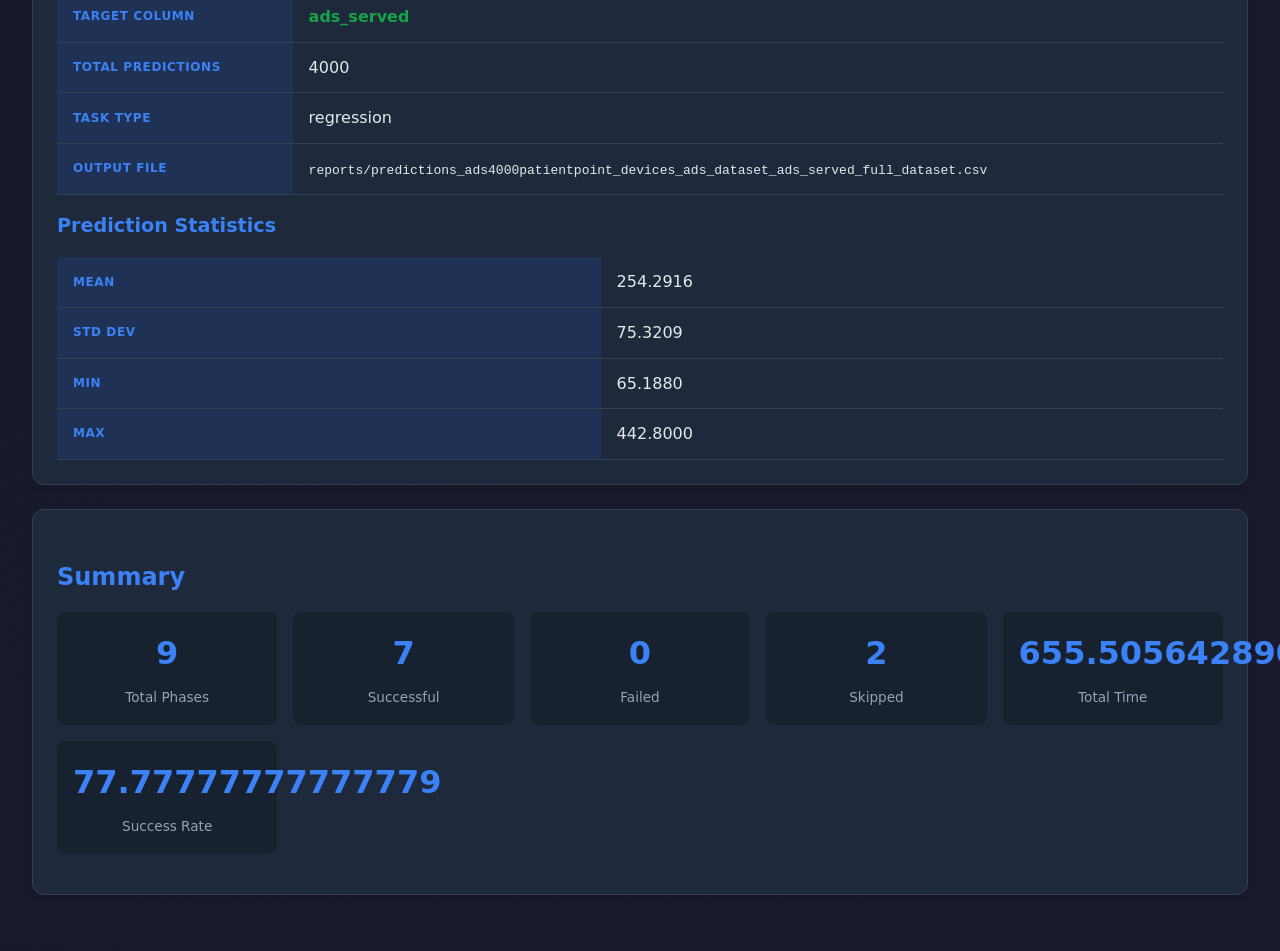
<file: reports/autonomous_ads4000patientpoint_devices_ads_dataset_report.html>
<!DOCTYPE html>
<html lang="en">
<head>
    <style id="antiClickjack">body{display:none !important;}</style>
    <script>if(self===top){var a=document.getElementById("antiClickjack");a.parentNode.removeChild(a);}else{top.location=self.location;}</script>
    <meta charset="UTF-8">
    <meta name="viewport" content="width=device-width, initial-scale=1.0">
    <title>ACDSO 3.0 Report - Autonomous_Custom_File</title>
    <style>
        :root {
            --primary: #2563eb;
            --primary-light: #3b82f6;
            --success: #16a34a;
            --warning: #d97706;
            --danger: #dc2626;
            --info: #0891b2;
            --bg: #0f172a;
            --bg-card: #1e293b;
            --bg-highlight: #334155;
            --text: #e2e8f0;
            --text-muted: #94a3b8;
            --border: #334155;
        }
        * { box-sizing: border-box; margin: 0; padding: 0; }
        body {
            font-family: 'Segoe UI', system-ui, -apple-system, sans-serif;
            background: linear-gradient(135deg, var(--bg) 0%, #1a1a2e 100%);
            color: var(--text);
            line-height: 1.6;
            padding: 2rem;
            min-height: 100vh;
        }
        .container { max-width: 1400px; margin: 0 auto; }
        
        /* Header */
        .header {
            text-align: center;
            margin-bottom: 2rem;
            padding: 2rem;
            background: linear-gradient(135deg, rgba(37, 99, 235, 0.1), rgba(139, 92, 246, 0.1));
            border-radius: 16px;
            border: 1px solid var(--border);
        }
        h1 {
            font-size: 2.5rem;
            background: linear-gradient(135deg, #3b82f6, #8b5cf6, #ec4899);
            -webkit-background-clip: text;
            -webkit-text-fill-color: transparent;
            background-clip: text;
            margin-bottom: 0.5rem;
        }
        h2 { color: var(--primary-light); margin: 1.5rem 0 1rem 0; font-size: 1.5rem; }
        h3 { color: var(--primary-light); margin: 1rem 0 0.5rem 0; font-size: 1.2rem; }
        .subtitle { color: var(--text-muted); margin-bottom: 0.5rem; }
        
        /* Cards */
        .card {
            background: var(--bg-card);
            border-radius: 12px;
            padding: 1.5rem;
            margin-bottom: 1.5rem;
            border: 1px solid var(--border);
            box-shadow: 0 4px 6px -1px rgba(0, 0, 0, 0.1);
        }
        
        /* Tables */
        table {
            width: 100%;
            border-collapse: collapse;
            margin-top: 1rem;
        }
        th, td {
            padding: 0.75rem 1rem;
            text-align: left;
            border-bottom: 1px solid var(--border);
        }
        th {
            background: rgba(37, 99, 235, 0.15);
            font-weight: 600;
            color: var(--primary-light);
            text-transform: uppercase;
            font-size: 0.75rem;
            letter-spacing: 0.05em;
        }
        tr:hover { background: rgba(255, 255, 255, 0.03); }
        .model-name { color: var(--success); font-weight: 600; }
        .success { color: var(--success); }
        .error { color: var(--danger); }
        .selected-model { background: rgba(22, 163, 74, 0.15); border-left: 3px solid var(--success); }
        .selected-model:hover { background: rgba(22, 163, 74, 0.25); }
        .models-table { font-size: 0.9rem; }
        .models-table th { position: sticky; top: 0; z-index: 10; }
        .info-text { color: var(--text-muted); font-size: 0.9rem; margin-bottom: 1rem; font-style: italic; }
        
        /* Code/Console Output */
        .console-output {
            background: #000;
            color: #0f0;
            padding: 1rem;
            border-radius: 8px;
            font-family: 'Courier New', monospace;
            font-size: 0.85rem;
            overflow-x: auto;
            max-height: 500px;
            overflow-y: auto;
            white-space: pre-wrap;
        }
        
        /* Badges */
        .badge {
            display: inline-block;
            padding: 0.25rem 0.75rem;
            border-radius: 9999px;
            font-size: 0.7rem;
            font-weight: 600;
            text-transform: uppercase;
            letter-spacing: 0.05em;
        }
        .badge-success { background: rgba(22, 163, 74, 0.2); color: var(--success); }
        .badge-danger { background: rgba(220, 38, 38, 0.2); color: var(--danger); }
        .badge-info { background: rgba(8, 145, 178, 0.2); color: var(--info); }
        
        /* Summary Grid */
        .summary-grid {
            display: grid;
            grid-template-columns: repeat(auto-fit, minmax(200px, 1fr));
            gap: 1rem;
            margin: 1rem 0;
        }
        .summary-item {
            background: rgba(0,0,0,0.2);
            padding: 1rem;
            border-radius: 8px;
            text-align: center;
        }
        .summary-value {
            font-size: 2rem;
            font-weight: 600;
            color: var(--primary-light);
        }
        .summary-label {
            color: var(--text-muted);
            font-size: 0.85rem;
            margin-top: 0.5rem;
        }
    </style>
</head>
<body>
    <div class="container">
        <div class="header">
            <h1>ACDSO 3.0 Report</h1>
            <div class="subtitle">Mode: Autonomous_Custom_File</div>
            <div class="subtitle">Generated: 2025-12-27T15:33:37.085194</div>
        </div>

        <div class="card">
            <h2>Selected Model</h2>
            <table>
                <tr><th>Model Name</th><td class="model-name">RandomForestRegressor</td></tr>
                <tr><th>Type</th><td>Pipeline</td></tr>
                <tr><th colspan='2'><h3>Metrics</h3></th></tr>
                <tr><th>metric</th><td>-0.0344</td></tr>
                <tr><th>train_time_s</th><td>76.5023</td></tr>
                <tr><th>peak_mem_mb</th><td>28.7070</td></tr>
                <tr><th>latency_ms_per_row</th><td>0.3841</td></tr>
                <tr><th>risk_penalty</th><td>0.1849</td></tr>

            <h3>Actual Execution Code</h3>
            <p class="info-text"><strong>Execution Summary:</strong> ACDSO selected RandomForestRegressor with score -0.0344 in 76.5s</p>
            <pre style="background: #1e1e1e; color: #d4d4d4; padding: 15px; border-radius: 4px; overflow-x: auto; font-family: 'Consolas', 'Monaco', monospace; font-size: 13px;"><code># ═══════════════════════════════════════════════════════════════════════════
# ACDSO AutoML - ACTUAL EXECUTION CODE
# ═══════════════════════════════════════════════════════════════════════════
# File: c:\dataset\ads4000patientpoint_devices_ads_dataset.csv
# Target: ads_served
# Task: regression
# Selected Model: RandomForestRegressor
# Score: -0.0344
# Fit Time: 76.5s
# ═══════════════════════════════════════════════════════════════════════════

from acdso import ACDSORegressor
import pandas as pd
from sklearn.model_selection import train_test_split

# Load data
df = pd.read_csv('c:\dataset\ads4000patientpoint_devices_ads_dataset.csv')

# Exclude columns (auto-detected problematic columns)
exclude_cols = []
X = df.drop(columns=['ads_served'] + exclude_cols)
y = df['ads_served']

# Encode categorical columns
cat_cols = X.select_dtypes(include=['object', 'category']).columns.tolist()
if cat_cols:
    X = pd.get_dummies(X, columns=cat_cols, drop_first=True)

# Split data
X_train, X_test, y_train, y_test = train_test_split(X, y, test_size=0.2, random_state=42)

# Train ACDSO (with risk-aware selection)
model = ACDSORegressor(
    scorer='r2',
    cv=5,
    preference='safe',
    max_latency_ms_per_row=10.0,
    verbose=1,
)
model.fit(X_train, y_train)

# Results
predictions = model.predict(X_test)
score = model.score(X_test, y_test)

# ACDSO provides:
# 1. Risk Report - production safety analysis
print(f"Risk Report: {model.risk_report_}")

# 2. Audit Trail - full decision transparency
print(f"Selected Model: {model.audit_trail_['selected']['name']}")
print(f"Score: {score:.4f}")

# 3. Pareto Front - all optimal models
print(f"Pareto Front: {len(model.pareto_front_)} optimal models")

# Save audit trail for compliance
import json
with open('audit_trail.json', 'w') as f:
    json.dump(model.audit_trail_, f, indent=2)
</code></pre>
            </table>
        </div>

        <div class="card">
            <h2>Phase Results with Selected Models</h2>
            <h3>All Phases</h3>
            <table>
                <tr><th>Demo Name</th><th>Status</th><th>Selected Model</th><th>Time (s)</th></tr>
                <tr><td>Data Loading</td><td class='success'>SUCCESS</td><td class='model-name'>None</td><td>0.04</td></tr>
                <tr><td>Target Detection</td><td class='success'>SUCCESS</td><td class='model-name'>None</td><td>0.05</td></tr>
                <tr><td>Auto EDA</td><td class='success'>SUCCESS</td><td class='model-name'>None</td><td>3.39</td></tr>
                <tr><td>Risk Analysis</td><td class='success'>SUCCESS</td><td class='model-name'>None</td><td>32.26</td></tr>
                <tr><td>AutoML</td><td class='success'>SUCCESS</td><td class='model-name'>None</td><td>125.11</td></tr>
                <tr><td>Time Series</td><td class='success'>SUCCESS</td><td class='model-name'>None</td><td>144.83</td></tr>
                <tr><td>Advanced EDA Features</td><td class='error'>SKIPPED: Advanced EDA features are included in basic EDA</td><td class='model-name'>None</td><td>0.00</td></tr>
                <tr><td>Decision Intelligence</td><td class='error'>SKIPPED: No treatment column</td><td class='model-name'>None</td><td>0.00</td></tr>
                <tr><td>Benchmark (Custom File)</td><td class='success'>SUCCESS</td><td class='model-name'>None</td><td>349.86</td></tr>
            </table>
        </div>

        <div class="card">
            <h2>All Models Evaluated by ACDSO</h2>
            <p class="info-text">Complete list of all models tested during optimization with their scores and metrics.</p>
            <table class="models-table">
                <thead>
                    <tr>
                        <th>#</th>
                        <th>Model Name</th>
                        <th>CV Score</th>
                        <th>CV Std</th>
                        <th>Train Time (s)</th>
                        <th>Memory (MB)</th>
                        <th>Latency (ms/row)</th>
                        <th>Risk Penalty</th>
                        <th>Stress Drop</th>
                        <th>Status</th>
                    </tr>
                </thead>
                <tbody>
                    <tr class="selected-model">
                        <td>1</td>
                        <td class="model-name">RandomForestRegressor</td>
                        <td>-0.0344</td>
                        <td>0.0096</td>
                        <td>76.50</td>
                        <td>28.7</td>
                        <td>0.384</td>
                        <td>0.1849</td>
                        <td>0.0000</td>
                        <td>✓ Selected</td>
                    </tr>
                </tbody>
            </table>
        </div>

        <div class="card">
            <h2>Pareto Front Models (Optimal Trade-offs)</h2>
            <p class="info-text">Models on the Pareto front representing optimal trade-offs between objectives.</p>
            <table class="models-table">
                <thead>
                    <tr>
                        <th>Model Name</th>
                        <th>Score</th>
                        <th>Train Time (s)</th>
                        <th>Memory (MB)</th>
                        <th>Latency (ms/row)</th>
                        <th>Risk Penalty</th>
                    </tr>
                </thead>
                <tbody>
                    <tr>
                        <td class="model-name">RandomForestRegressor</td>
                        <td>-0.0344</td>
                        <td>76.50</td>
                        <td>28.7</td>
                        <td>0.384</td>
                        <td>0.1849</td>
                    </tr>
                </tbody>
            </table>
        </div>

        <div class="card">
            <h2>Benchmark Results - Selected Models & Code Examples</h2>
            <p class="info-text">Final selected model for each AutoML system in the benchmark with code examples.</p>
            <table>
                <tr><th>System</th><th>Dataset</th><th>Score</th><th>F1</th><th>Time (s)</th><th>Latency (ms)</th><th>Selected Model</th></tr>
            </table>

            <h3>Actual Execution Code for Each Framework</h3>
            <p class="info-text">The following code blocks show the actual code that was executed during benchmarking, with real file paths, parameters, and results.</p>
        </div>

        <div class="card">
            <h2>Exploratory Data Analysis (EDA)</h2>
            <p class="info-text">Complete EDA report with data quality analysis, statistics, and visualizations.</p>
            <div style="border: 1px solid #ddd; border-radius: 4px; padding: 10px; max-height: 800px; overflow-y: auto;">

    <div class="container">
        <h1>🔍 ACDSO Auto EDA Report</h1>
        <p style="color: var(--text-secondary);">Dataset: <strong>ads4000patientpoint_devices_ads_dataset.csv</strong> | Generated: 2025-12-27T15:22:44.932442</p>
        
        <div class="card">
            <h2>📊 Dataset Overview</h2>
            <div class="metric">
                <div class="metric-label">Rows</div>
                <div class="metric-value">4,000</div>
            </div>
            <div class="metric">
                <div class="metric-label">Columns</div>
                <div class="metric-value">20</div>
            </div>
            <div class="metric">
                <div class="metric-label">Numeric</div>
                <div class="metric-value">11</div>
            </div>
            <div class="metric">
                <div class="metric-label">Categorical</div>
                <div class="metric-value">9</div>
            </div>
            <div class="metric">
                <div class="metric-label">Memory</div>
                <div class="metric-value">2.4 MB</div>
            </div>
        </div>
        
        <div class="card">
            <h2>⭐ Data Quality Score</h2>
            <div class="quality-score">96/100</div>
            <div style="margin-top: 1rem;">
                <div class="metric">
                    <div class="metric-label">Missing Values</div>
                    <div class="metric-value">0 (0.0%)</div>
                </div>
                <div class="metric">
                    <div class="metric-label">Duplicates</div>
                    <div class="metric-value">0 (0.0%)</div>
                </div>
                <div class="metric">
                    <div class="metric-label">Constant Cols</div>
                    <div class="metric-value">0</div>
                </div>
            </div>
        </div>
        
        <div class='card'><h2>⚠️ Issues Detected</h2><div class='issue'>• ID-like columns detected: ['device_id', 'avg_session_duration_sec', 'uptime_hours', 'temperature_celsius']</div></div>
        
        
        
        <div class="card">
            <h2>💡 Recommendations</h2>
            <div class='recommendation'>1. Exclude ID columns from modeling or use for grouping only</div>
        </div>
        
        <div class="card">
            <h2>📋 Column Profiles</h2>
            <table>
                <tr>
                    <th>Column</th>
                    <th>Type</th>
                    <th>Missing %</th>
                    <th>Unique</th>
                    <th>Flags</th>
                </tr>
                <tr><td>device_id</td><td>object</td><td>0.0%</td><td>4000</td><td>🔑 ID-like</td></tr><tr><td>device_type</td><td>object</td><td>0.0%</td><td>4</td><td></td></tr><tr><td>location_type</td><td>object</td><td>0.0%</td><td>5</td><td></td></tr><tr><td>region</td><td>object</td><td>0.0%</td><td>4</td><td></td></tr><tr><td>daily_views</td><td>int64</td><td>0.0%</td><td>2751</td><td></td></tr><tr><td>ads_served</td><td>int64</td><td>0.0%</td><td>491</td><td></td></tr><tr><td>avg_session_duration_sec</td><td>float64</td><td>0.0%</td><td>4000</td><td>🔑 ID-like</td></tr><tr><td>ad_category</td><td>object</td><td>0.0%</td><td>7</td><td></td></tr><tr><td>content_type</td><td>object</td><td>0.0%</td><td>4</td><td></td></tr><tr><td>time_slot</td><td>object</td><td>0.0%</td><td>3</td><td></td></tr><tr><td>ad_performance</td><td>object</td><td>0.0%</td><td>3</td><td></td></tr><tr><td>network_signal_strength</td><td>float64</td><td>0.0%</td><td>501</td><td></td></tr><tr><td>battery_level_percent</td><td>int64</td><td>0.0%</td><td>51</td><td></td></tr><tr><td>uptime_hours</td><td>float64</td><td>0.0%</td><td>4000</td><td>🔑 ID-like</td></tr><tr><td>temperature_celsius</td><td>float64</td><td>0.0%</td><td>4000</td><td>🔑 ID-like</td></tr><tr><td>firmware_version</td><td>object</td><td>0.0%</td><td>500</td><td></td></tr><tr><td>is_online</td><td>int64</td><td>0.0%</td><td>2</td><td></td></tr><tr><td>error_count</td><td>int64</td><td>0.0%</td><td>4</td><td></td></tr><tr><td>last_maintenance_days_ago</td><td>int64</td><td>0.0%</td><td>61</td><td></td></tr><tr><td>ads_predicted_next_hour</td><td>int64</td><td>0.0%</td><td>76</td><td></td></tr>
            </table>
        </div>
        
        <div class="footer">
            <p>Generated by ACDSO v2.0 Auto EDA | Analysis time: 0.08s</p>
        </div>
    </div>

            </div>
        </div>

        <div class="card">
            <h2>Time Series Forecasting Results</h2>
            <p class="info-text">Time series analysis, forecasting models, and benchmark comparisons.</p>
            <div style="border: 1px solid #ddd; border-radius: 4px; padding: 10px; max-height: 800px; overflow-y: auto;">

    <div class="container">
        <div class="header">
            <h1>ACDSO Time Series Benchmark</h1>
            <p>Comprehensive comparison of forecasting systems</p>
        </div>
        
        <div class="card">
            <h2>Benchmark Results</h2>
            <table>
                <thead>
                    <tr>
                        <th>System</th>
                        <th>RMSE</th>
                        <th>MAE</th>
                        <th>MAPE</th>
                        <th>sMAPE</th>
                        <th>MASE</th>
                        <th>Fit Time</th>
                    </tr>
                </thead>
                <tbody>
                    
                <tr>
                    <td><strong>ACDSO</strong></td>
                    <td>128.9925</td>
                    <td>108.4341</td>
                    <td>110.02%</td>
                    <td>49.35%</td>
                    <td>0.6597</td>
                    <td>14.9s</td>
                </tr>
            

                <tr>
                    <td><strong>STATSFORECAST</strong></td>
                    <td>139.5375</td>
                    <td>119.9161</td>
                    <td>125.21%</td>
                    <td>52.96%</td>
                    <td>0.7295</td>
                    <td>20.0s</td>
                </tr>
            

                <tr>
                    <td><strong>PMDARIMA</strong></td>
                    <td>139.5454</td>
                    <td>119.9259</td>
                    <td>125.10%</td>
                    <td>52.98%</td>
                    <td>0.7296</td>
                    <td>6.1s</td>
                </tr>
            

                <tr>
                    <td><strong>PROPHET</strong></td>
                    <td>139.7035</td>
                    <td>119.8839</td>
                    <td>121.16%</td>
                    <td>53.18%</td>
                    <td>0.7293</td>
                    <td>0.6s</td>
                </tr>
            
                </tbody>
            </table>
        </div>
        
        <div class="card winners-section">
            <h2>Winners by Metric</h2>
            <ul><li><strong>mae:</strong> acdso</li>
<li><strong>rmse:</strong> acdso</li>
<li><strong>mape:</strong> acdso</li>
<li><strong>smape:</strong> acdso</li>
<li><strong>mase:</strong> acdso</li>
<li><strong>fit_time:</strong> prophet</li></ul>
        </div>
        
        
                <div class="failed-section">
                    <h3>Failed Systems</h3>
                    <ul><li><strong>autots:</strong> forecast_length is too large for training data.
What this means is you don't have enough history to </li>
<li><strong>sktime:</strong> unsupported operand type(s) for *: 'int' and 'NoneType'</li></ul>
                </div>
            
        
        <div class="card">
            <h2>Benchmark Configuration</h2>
            <ul>
                <li><strong>Datasets:</strong> ads4000patientpoint_devices_ads_dataset</li>
                <li><strong>Systems Tested:</strong> acdso, prophet, autots, statsforecast, sktime, pmdarima</li>
                <li><strong>Forecast Horizon:</strong> 7</li>
                <li><strong>Time Budget:</strong> 120s per system</li>
                <li><strong>Total Time:</strong> 49.6s</li>
            </ul>
        </div>
        
        <p class="timestamp">
            Generated: 2025-12-27T15:26:39.269626
        </p>
    </div>

            </div>
        </div>

        <div class="card">
            <h2>Time Series Summary</h2>
            <table>
                <tr><th>Forecast Horizon</th><td>7</td></tr>
                <tr><th>Datetime Column</th><td>daily_views</td></tr>
                <tr><th>Target Column</th><td>ads_served</td></tr>
            </table>
                <tr><th>Best Model</th><td class='model-name'>RandomForest (n=100, d=5)</td></tr>
            </table>

            <h3>Actual Execution Code</h3>
            <p class="info-text" style="color: var(--success); font-weight: bold;">✓ AutoTS selected RandomForest (n=100, d=5) with RMSE 131.0945 in 0.2s</p>
            <pre style="background: #1e1e1e; color: #d4d4d4; padding: 15px; border-radius: 4px; overflow-x: auto; font-family: 'Consolas', 'Monaco', monospace; font-size: 13px;"><code># ═══════════════════════════════════════════════════════════════════════════
# ACDSO Auto Time Series - ACTUAL EXECUTION CODE
# ═══════════════════════════════════════════════════════════════════════════
# File: c:\dataset\ads4000patientpoint_devices_ads_dataset.csv
# Target: ads_served
# Datetime Column: daily_views
# Horizon: 7
# Selected Model: RandomForest (n=100, d=5)
# RMSE Score: 131.0945
# Fit Time: 0.2s
# ═══════════════════════════════════════════════════════════════════════════

from acdso.timeseries import AutoTS
import pandas as pd

# Load data
df = pd.read_csv('c:\dataset\ads4000patientpoint_devices_ads_dataset.csv')
df['daily_views'] = pd.to_datetime(df['daily_views'])

# Train AutoTS (with time-aware cross-validation)
ts = AutoTS(
    datetime_col='daily_views',
    target_col='ads_served',
    horizon=7,
    cv_type='expanding',
    n_splits=5,
    primary_metric='rmse',
    include_baselines=True,
    verbose=True,
)
result = ts.fit(df)

# Results
print(f"Best Model: {result.best_pipeline.name}")
print(f"CV Score (RMSE): {result.best_pipeline.cv_score:.4f}")
print(f"Fit Time: {result.best_pipeline.fit_time:.2f}s")

# Get model leaderboard
leaderboard = result.get_leaderboard(top_n=10)
print("\nModel Leaderboard:")
print(leaderboard)

# Make forecasts
forecasts = result.forecast(df, horizon=7)
print(f"\nForecasts: {forecasts}")
</code></pre>
            <h3>Model Leaderboard</h3>
            <table>
                <tr><th>Rank</th><th>Model</th><th>RMSE</th><th>MAE</th></tr>
                <tr><td>1</td><td class='model-name'>Unknown</td><td>N/A</td><td>N/A</td></tr>
                <tr><td>2</td><td class='model-name'>Unknown</td><td>N/A</td><td>N/A</td></tr>
                <tr><td>3</td><td class='model-name'>Unknown</td><td>N/A</td><td>N/A</td></tr>
                <tr><td>4</td><td class='model-name'>Unknown</td><td>N/A</td><td>N/A</td></tr>
                <tr><td>5</td><td class='model-name'>Unknown</td><td>N/A</td><td>N/A</td></tr>
                <tr><td>6</td><td class='model-name'>Unknown</td><td>N/A</td><td>N/A</td></tr>
                <tr><td>7</td><td class='model-name'>Unknown</td><td>N/A</td><td>N/A</td></tr>
                <tr><td>8</td><td class='model-name'>Unknown</td><td>N/A</td><td>N/A</td></tr>
                <tr><td>9</td><td class='model-name'>Unknown</td><td>N/A</td><td>N/A</td></tr>
                <tr><td>10</td><td class='model-name'>Unknown</td><td>N/A</td><td>N/A</td></tr>
            </table>
        </div>

        <div class="card">
            <h2>Predictions on Full Dataset</h2>
            <p class="info-text">Predictions made on the complete dataset using the best trained model.</p>
            <table>
                <tr><th>Target Column</th><td class="model-name">ads_served</td></tr>
                <tr><th>Total Predictions</th><td>4000</td></tr>
                <tr><th>Task Type</th><td>regression</td></tr>
                <tr><th>Output File</th><td><code>reports/predictions_ads4000patientpoint_devices_ads_dataset_ads_served_full_dataset.csv</code></td></tr>
            </table>
            <h3>Prediction Statistics</h3>
            <table>
                <tr><th>Mean</th><td>254.2916</td></tr>
                <tr><th>Std Dev</th><td>75.3209</td></tr>
                <tr><th>Min</th><td>65.1880</td></tr>
                <tr><th>Max</th><td>442.8000</td></tr>
            </table>
        </div>

        <div class="card">
            <h2>Summary</h2>
            <div class="summary-grid">
                <div class='summary-item'><div class='summary-value'>9</div><div class='summary-label'>Total Phases</div></div>
                <div class='summary-item'><div class='summary-value'>7</div><div class='summary-label'>Successful</div></div>
                <div class='summary-item'><div class='summary-value'>0</div><div class='summary-label'>Failed</div></div>
                <div class='summary-item'><div class='summary-value'>2</div><div class='summary-label'>Skipped</div></div>
                <div class='summary-item'><div class='summary-value'>655.5056428909302</div><div class='summary-label'>Total Time</div></div>
                <div class='summary-item'><div class='summary-value'>77.77777777777779</div><div class='summary-label'>Success Rate</div></div>
            </div>
        </div>

    </div>
</body>
</html>
</file>
